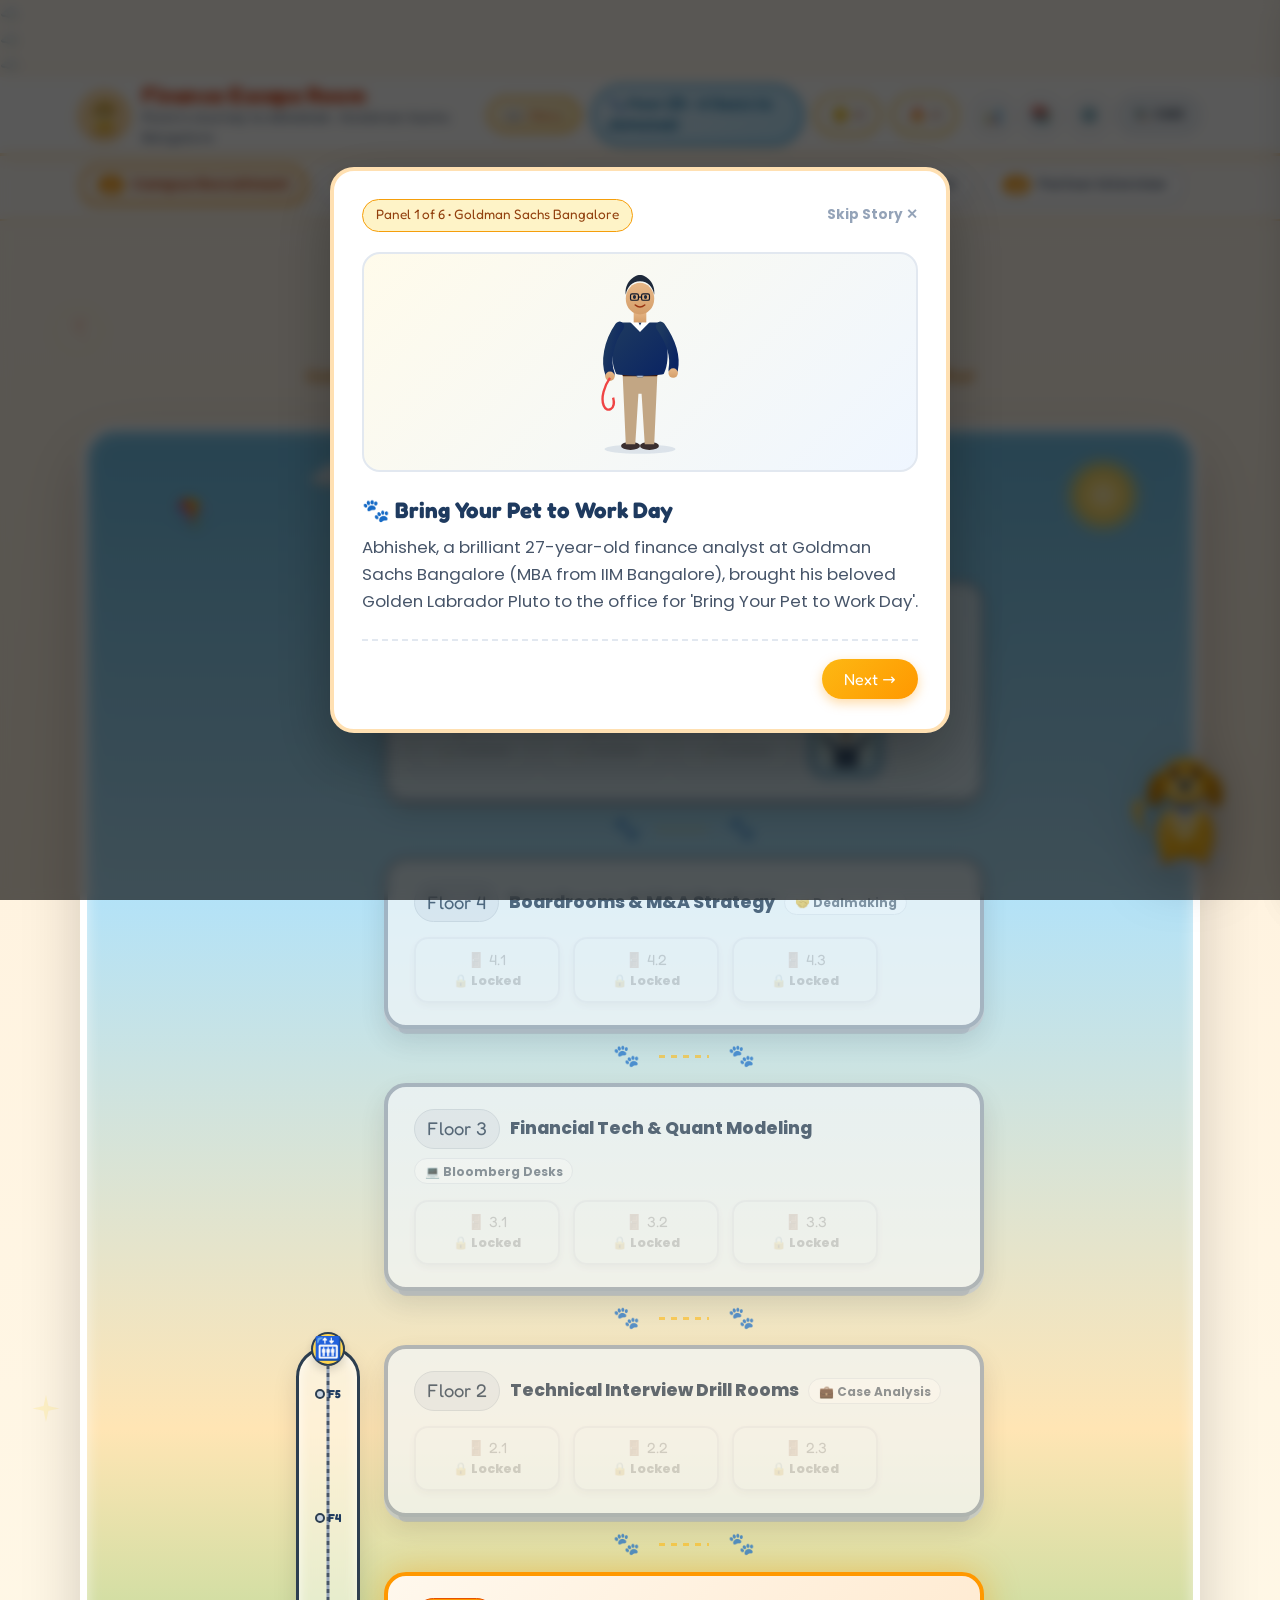
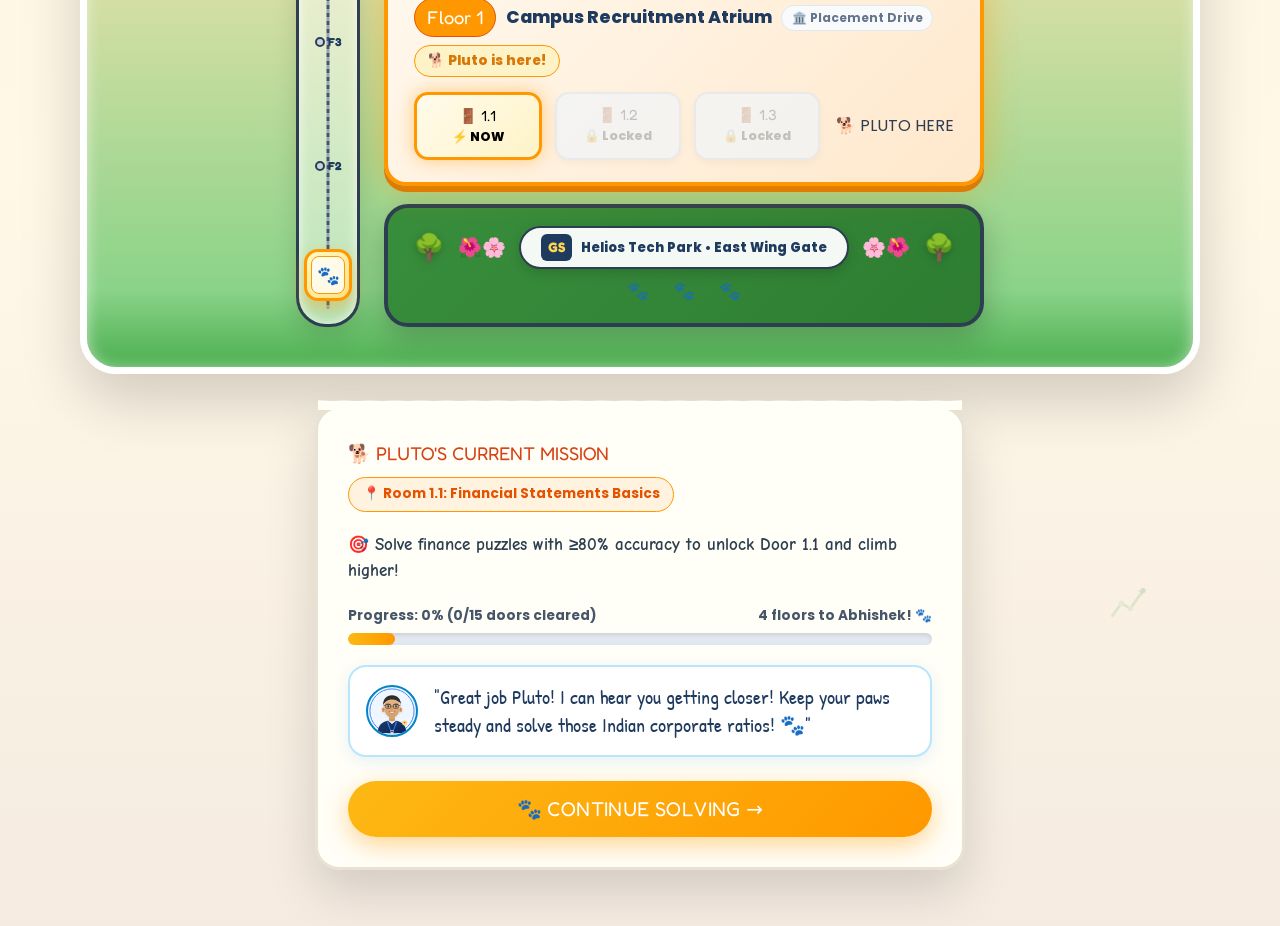
<file: index.html>
<!DOCTYPE html>
<html lang="en">
<head>
  <meta charset="UTF-8">
  <meta name="viewport" content="width=device-width, initial-scale=1.0">
  <title>Finance Escape Room</title>
  <meta name="description" content="Interactive finance learning game where Pluto the Labrador solves Indian corporate finance puzzles to reunite with Abhishek on Floor 5 of Goldman Sachs Bangalore.">
  <meta property="og:title" content="Finance Escape Room">
  <meta property="og:description" content="Interactive finance learning game where Pluto the Labrador solves Indian corporate finance puzzles to reunite with Abhishek on Floor 5 of Goldman Sachs Bangalore.">
  <meta property="og:type" content="website">

  <!-- Google Fonts: Fredoka One, Poppins, Comic Neue, Patrick Hand, Caveat -->
  <link rel="preconnect" href="https://fonts.googleapis.com">
  <link rel="preconnect" href="https://fonts.gstatic.com" crossorigin>
  <link href="https://fonts.googleapis.com/css2?family=Caveat:wght@600;700&family=Comic+Neue:ital,wght@0,400;0,700;1,400&family=Fredoka+One&family=Fredoka:wght@400;500;600;700&family=Patrick+Hand&family=Poppins:ital,wght@0,400;0,500;0,600;0,700;0,800;1,400&display=swap" rel="stylesheet">

  <link rel="stylesheet" href="/style.css">
</head>
<body>

  <!-- ==================== FLOATING BACKGROUND DOODLES ==================== -->
  <div class="floating-doodles-layer" aria-hidden="true">
    <!-- Drifting Sky Clouds -->
    <div class="sky-cloud cloud-drift-1">☁️</div>
    <div class="sky-cloud cloud-drift-2">☁️</div>
    <div class="sky-cloud cloud-drift-3">☁️</div>

    <!-- Rupee Doodle -->
    <svg class="floating-doodle doodle-1 rupee-doodle" viewBox="0 0 50 50">
      <circle cx="25" cy="25" r="22" fill="none" stroke="#FFD700" stroke-width="2.5" stroke-dasharray="5,5"/>
      <text x="25" y="34" font-size="26" text-anchor="middle" fill="#FF6B35" font-family="'Fredoka One', sans-serif" font-weight="bold">₹</text>
    </svg>

    <!-- Paw Print Doodle -->
    <svg class="floating-doodle doodle-2 paw-doodle" viewBox="0 0 50 50">
      <ellipse cx="25" cy="30" rx="8" ry="10" fill="#FDB813" opacity="0.7"/>
      <circle cx="18" cy="20" r="4" fill="#FDB813" opacity="0.7"/>
      <circle cx="25" cy="17" r="4" fill="#FDB813" opacity="0.7"/>
      <circle cx="32" cy="20" r="4" fill="#FDB813" opacity="0.7"/>
      <circle cx="28" cy="14" r="3" fill="#FDB813" opacity="0.7"/>
    </svg>

    <!-- Dog Bone Doodle -->
    <svg class="floating-doodle doodle-3 bone-doodle" viewBox="0 0 60 30">
      <rect x="20" y="12" width="20" height="6" rx="3" fill="#FFF9E6" stroke="#D4A017" stroke-width="2"/>
      <circle cx="12" cy="15" r="7" fill="#FFF9E6" stroke="#D4A017" stroke-width="2"/>
      <circle cx="48" cy="15" r="7" fill="#FFF9E6" stroke="#D4A017" stroke-width="2"/>
    </svg>

    <!-- Financial Chart Doodle -->
    <svg class="floating-doodle doodle-4 chart-doodle" viewBox="0 0 50 50">
      <polyline points="6,42 16,28 26,34 40,14" fill="none" stroke="#4CAF50" stroke-width="3" stroke-linecap="round"/>
      <polygon points="40,14 34,14 40,20" fill="#4CAF50"/>
      <circle cx="16" cy="28" r="3" fill="#81C784"/>
      <circle cx="26" cy="34" r="3" fill="#81C784"/>
      <circle cx="40" cy="14" r="3" fill="#2E7D32"/>
    </svg>

    <!-- Sparkles Doodle -->
    <svg class="floating-doodle doodle-5 sparkles-doodle" viewBox="0 0 50 50">
      <path d="M 25 6 L 28 20 L 42 23 L 28 26 L 25 40 L 22 26 L 8 23 L 22 20 Z" fill="#FFD700" opacity="0.8"/>
    </svg>
  </div>

  <!-- ==================== GAME HEADER ==================== -->
  <header class="game-header" id="mainHeader">
    <div class="container">
      <div class="header-inner">
        <!-- Brand Title with Pluto & Abhishek -->
        <div class="brand-section">
          <div class="brand-logo-icon" aria-hidden="true">
            <img src="/assets/pluto/pluto-sitting.svg" alt="Pluto" class="header-pluto-mini" style="width: 44px; height: 44px; object-fit: contain;">
          </div>
          <div>
            <h1 class="brand-title">Finance Escape Room</h1>
            <p class="brand-subtitle">Pluto's Journey to Abhishek • Goldman Sachs Bangalore</p>
          </div>
        </div>

        <!-- Distance Tracker to Abhishek & Score Status -->
        <div class="header-status-group">
          <!-- Story Cutscene Launcher -->
          <button class="btn-story-nav" id="btnOpenStoryModal" title="Read the story of Pluto & Abhishek">
            <span>📖</span>
            <span>Story</span>
          </button>

          <!-- Elevation Distance Indicator -->
          <div class="header-distance-pill" id="headerDistanceToAbhishek" title="Pluto's Elevation toward Abhishek">
            🐾 <strong>Floor 1/5</strong> • 4 floors to Abhishek!
          </div>

          <div class="score-badge" id="headerScoreBadge" title="Total Career Points for Treats">
            <span>🪙</span>
            <span id="headerTotalScore">0</span>
          </div>
          <div class="streak-counter" id="headerStreakBadge" title="Consecutive Correct Answers">
            <span>🔥</span>
            <span id="headerStreakCount">0</span>
          </div>
        </div>

        <!-- Action Tools -->
        <div class="header-actions">
          <button class="btn-icon-nav" id="btnOpenStats" title="View Performance Statistics" aria-label="Statistics">
            📊
          </button>
          <button class="btn-icon-nav" id="btnOpenVault" title="Open Review Vault" aria-label="Review Vault">
            📚
          </button>
          <button class="btn-icon-nav" id="btnOpenSettings" title="AI & Game Settings" aria-label="Settings">
            ⚙️
          </button>
          <a href="/admin.html" class="btn-cms-nav" id="btnGoToAdmin" title="Content Management System">
            <span>🛠️</span>
            <span>CMS</span>
          </a>
        </div>
      </div>
    </div>
  </header>

  <!-- ==================== 5-LEVEL PROGRESSION TABS ==================== -->
  <nav class="level-tabs-bar" aria-label="Level Progression Navigation">
    <div class="container">
      <div class="level-tabs-scroll" id="levelTabsContainer">
        <!-- Populated dynamically by game.js -->
      </div>
    </div>
  </nav>

  <!-- ==================== MAIN GAMEPLAY CONTAINER ==================== -->
  <main class="main-game-layout">
    <div class="container">

      <!-- ==================== 1. ILLUSTRATED BUILDING MAP SCREEN ==================== -->
      <section class="building-map-section" id="buildingMapSection">
        <div class="building-map-header">
          <div class="map-badge-pill">🏢 ISOMETRIC CAMPUS TOWER</div>
          <h2 class="building-map-title">PLUTO'S JOURNEY TO ABHISHEK</h2>
          <p class="building-map-subtitle">Goldman Sachs Bangalore • Helios Business Park • Unlock 5 Floors to the Partner's Office!</p>
        </div>

        <!-- Modern 5-Story Building Map with Isometric Architectural Perspective -->
        <div class="building-map">
          <!-- Ambient Sky Elements -->
          <div class="isometric-sky-elements" aria-hidden="true">
            <div class="sky-sun-glow"></div>
            <div class="floating-kite">🪁</div>
            <div class="bengaluru-clouds">☁️ ☁️</div>
          </div>

          <!-- Building Exterior Wrapper (Tower + External Glass Elevator Column) -->
          <div class="isometric-campus-wrapper">
            <!-- External Glass Elevator & Paw Track Shaft -->
            <aside class="tower-elevator-shaft" aria-label="Pluto's Elevation Shaft">
              <div class="elevator-spire-cap">🛗</div>
              <div class="elevator-cable"></div>
              
              <!-- Floor Indicators on Shaft -->
              <div class="elevator-stop stop-5" data-floor="5"><span class="stop-dot"></span><span class="stop-lbl">F5</span></div>
              <div class="elevator-stop stop-4" data-floor="4"><span class="stop-dot"></span><span class="stop-lbl">F4</span></div>
              <div class="elevator-stop stop-3" data-floor="3"><span class="stop-dot"></span><span class="stop-lbl">F3</span></div>
              <div class="elevator-stop stop-2" data-floor="2"><span class="stop-dot"></span><span class="stop-lbl">F2</span></div>
              <div class="elevator-stop stop-1" data-floor="1"><span class="stop-dot"></span><span class="stop-lbl">F1</span></div>

              <!-- Animated Elevator Car following Pluto -->
              <div class="elevator-car" id="elevatorCar" style="bottom: 12%;">
                <div class="car-glass">
                  <span class="car-paw">🐾</span>
                </div>
              </div>
            </aside>

            <!-- Main Building Isometric Tower -->
            <div class="building-tower" id="buildingTower">
              <!-- Roof Crest, Helipad & Spire -->
              <div class="building-roof">
                <div class="antenna-spire"></div>
                <div class="helipad-circle" title="Goldman Sachs Tower Helipad">
                  <span class="helipad-letter">H</span>
                </div>
                <div class="roof-crest">
                  <span class="crest-icon">🏢</span>
                  <span class="crest-text">GOLDMAN SACHS BANGALORE</span>
                  <span class="crest-flag">🇮🇳</span>
                </div>
              </div>

              <!-- Floor 5: Partner's Executive Office (Abhishek's Destination) -->
              <div class="floor floor-5 locked" data-floor="5" id="towerFloor5">
                <div class="floor-3d-edge" aria-hidden="true"></div>
                <div class="floor-header-row">
                  <div class="floor-title-badge">
                    <span class="floor-num">Floor 5</span>
                    <span class="floor-name">Partner's Executive Suite</span>
                    <span class="floor-theme-tag">🏆 Destination</span>
                  </div>
                  <div class="abhishek-callout" id="abhishekFloorCallout">
                    <span class="sparkle">✨</span>
                    <span class="abhishek-label">Abhishek is here! 🍗</span>
                    <span class="sparkle">✨</span>
                  </div>
                </div>
                <div class="floor-interior">
                  <div class="floor-doors" id="floorDoors5">
                    <!-- Rooms 5.1, 5.2, 5.3 rendered by game.js -->
                  </div>
                  <!-- Floor Character Avatar Slot (Abhishek waving or Pluto joining) -->
                  <div class="floor-occupant-zone">
                    <div class="abhishek-window-wrapper" title="Abhishek waving to Pluto from Floor 5!">
                      <img src="/assets/abhishek/abhishek-happy.svg" alt="Abhishek waving to Pluto from Floor 5!" class="abhishek-window">
                    </div>
                    <div class="floor-pluto-slot" id="plutoFloorSlot5"></div>
                  </div>
                </div>
              </div>

              <!-- Paw Trail Connector -->
              <div class="tower-connector">
                <span class="paw-connector">🐾</span>
                <span class="connector-line"></span>
                <span class="paw-connector">🐾</span>
              </div>

              <!-- Floor 4: Executive Boardrooms & M&A Strategy -->
              <div class="floor floor-4 locked" data-floor="4" id="towerFloor4">
                <div class="floor-3d-edge" aria-hidden="true"></div>
                <div class="floor-header-row">
                  <div class="floor-title-badge">
                    <span class="floor-num">Floor 4</span>
                    <span class="floor-name">Boardrooms &amp; M&amp;A Strategy</span>
                    <span class="floor-theme-tag">🤝 Dealmaking</span>
                  </div>
                </div>
                <div class="floor-interior">
                  <div class="floor-doors" id="floorDoors4">
                    <!-- Rooms 4.1, 4.2, 4.3 -->
                  </div>
                  <div class="floor-occupant-zone">
                    <div class="floor-pluto-slot" id="plutoFloorSlot4"></div>
                  </div>
                </div>
              </div>

              <div class="tower-connector">
                <span class="paw-connector">🐾</span>
                <span class="connector-line"></span>
                <span class="paw-connector">🐾</span>
              </div>

              <!-- Floor 3: FinTech & Quantitative Modeling Lab -->
              <div class="floor floor-3 locked" data-floor="3" id="towerFloor3">
                <div class="floor-3d-edge" aria-hidden="true"></div>
                <div class="floor-header-row">
                  <div class="floor-title-badge">
                    <span class="floor-num">Floor 3</span>
                    <span class="floor-name">Financial Tech &amp; Quant Modeling</span>
                    <span class="floor-theme-tag">💻 Bloomberg Desks</span>
                  </div>
                </div>
                <div class="floor-interior">
                  <div class="floor-doors" id="floorDoors3">
                    <!-- Rooms 3.1, 3.2, 3.3 -->
                  </div>
                  <div class="floor-occupant-zone">
                    <div class="floor-pluto-slot" id="plutoFloorSlot3"></div>
                  </div>
                </div>
              </div>

              <div class="tower-connector">
                <span class="paw-connector">🐾</span>
                <span class="connector-line"></span>
                <span class="paw-connector">🐾</span>
              </div>

              <!-- Floor 2: Technical Interview Drill & Cubicles -->
              <div class="floor floor-2 locked" data-floor="2" id="towerFloor2">
                <div class="floor-3d-edge" aria-hidden="true"></div>
                <div class="floor-header-row">
                  <div class="floor-title-badge">
                    <span class="floor-num">Floor 2</span>
                    <span class="floor-name">Technical Interview Drill Rooms</span>
                    <span class="floor-theme-tag">💼 Case Analysis</span>
                  </div>
                </div>
                <div class="floor-interior">
                  <div class="floor-doors" id="floorDoors2">
                    <!-- Rooms 2.1, 2.2, 2.3 -->
                  </div>
                  <div class="floor-occupant-zone">
                    <div class="floor-pluto-slot" id="plutoFloorSlot2"></div>
                  </div>
                </div>
              </div>

              <div class="tower-connector">
                <span class="paw-connector">🐾</span>
                <span class="connector-line"></span>
                <span class="paw-connector">🐾</span>
              </div>

              <!-- Floor 1: Campus Recruitment Ground & Reception Atrium -->
              <div class="floor floor-1 active" data-floor="1" id="towerFloor1">
                <div class="floor-3d-edge" aria-hidden="true"></div>
                <div class="floor-header-row">
                  <div class="floor-title-badge">
                    <span class="floor-num">Floor 1</span>
                    <span class="floor-name">Campus Recruitment Atrium</span>
                    <span class="floor-theme-tag">🏛️ Placement Drive</span>
                  </div>
                  <div class="pluto-tag-badge" id="floor1PlutoTag">
                    <span>🐕 Pluto is here!</span>
                  </div>
                </div>
                <div class="floor-interior">
                  <div class="floor-doors" id="floorDoors1">
                    <!-- Rooms 1.1, 1.2, 1.3 -->
                  </div>
                  <div class="floor-occupant-zone">
                    <div class="floor-pluto-slot" id="plutoFloorSlot1">
                      <!-- Pluto starts here on Floor 1 -->
                      <div class="floor-pluto-avatar" title="Pluto is exploring Floor 1">
                        <img src="/assets/pluto/pluto-sitting.svg" alt="Pluto on Floor 1" class="pluto-character-mini">
                      </div>
                    </div>
                  </div>
                </div>
              </div>

              <!-- Ground Level Lawn, Trees & Bengaluru Campus Plaque -->
              <div class="ground-level">
                <div class="lawn-foliage">
                  <span class="bush" title="Lush Cubbon Park Trees">🌳</span>
                  <span class="flower-cluster">🌺🌸</span>
                  <div class="campus-monolith-sign" title="Goldman Sachs Bengaluru Atrium Entrance">
                    <span class="monolith-logo">GS</span>
                    <span class="monolith-text">Helios Tech Park • East Wing Gate</span>
                  </div>
                  <span class="flower-cluster">🌸🌺</span>
                  <span class="bush">🌳</span>
                </div>
                <div class="cobblestone-pavement">
                  <span class="paw-stone">🐾</span>
                  <span class="paw-stone">🐾</span>
                  <span class="paw-stone">🐾</span>
                </div>
              </div>
            </div>
          </div>
        </div>

        <!-- Floating Mission Card Overlay - Bottom of Screen -->
        <div class="mission-card-overlay" id="plutoMissionCard">
          <div class="mission-card">
            <!-- Torn paper jagged edge -->
            <div class="mission-torn-edge"></div>
            
            <div class="mission-header">
              <div class="mission-badge">🐕 PLUTO'S CURRENT MISSION</div>
              <div class="mission-room-badge" id="missionRoomBadge">📍 Room 1.1: Balance Sheet Detective</div>
            </div>

            <div class="mission-body">
              <p class="mission-target" id="missionTargetText">
                🎯 Solve finance puzzles with <strong>≥80% accuracy</strong> to unlock the next floor!
              </p>
              
              <div class="mission-progress-bar">
                <div class="mission-progress-label">
                  <span id="missionProgressText">Progress: 0% (0/5 doors cleared)</span>
                  <span id="missionFloorsLeft">4 floors to Abhishek! 🐾</span>
                </div>
                <div class="mission-progress-track">
                  <div class="mission-progress-fill" id="missionProgressFill" style="width: 10%;"></div>
                </div>
              </div>

              <!-- Message Bubble with Abhishek's Portrait -->
              <div class="abhishek-mission-bubble">
                <div class="abhishek-mini-avatar">
                  <img src="/assets/abhishek/abhishek-portrait.svg" alt="Abhishek" style="width: 100%; height: 100%; object-fit: cover;">
                </div>
                <div class="abhishek-bubble-text" id="missionAbhishekQuote">
                  "Great job Pluto! I can hear you getting closer! Keep your paws steady and solve those Indian corporate ratios! 🐾"
                </div>
              </div>
            </div>

            <div class="mission-footer">
              <button class="btn-continue-solving" id="btnContinueMission">
                🐾 CONTINUE SOLVING →
              </button>
            </div>
          </div>
        </div>
      </section>

      <!-- Horizontal Room Fallback Container (managed by game.js) -->
      <section class="room-map-grid hidden" id="roomMapContainer" aria-label="Room Map Grid">
        <!-- 3 Connected Room Cards -->
      </section>

      <!-- ==================== 2. ILLUSTRATED SECURITY PUZZLE DOOR SCREEN ==================== -->
      <section class="question-screen hidden" id="roomPlayArena" aria-live="polite">
        <!-- Office background illustration -->
        <div class="office-background"></div>

        <!-- Main Illustrated Security Vault Door -->
        <div class="puzzle-door">
          <!-- Heavy Vault Door Hinges on the Left -->
          <div class="door-hinge door-hinge-top" aria-hidden="true"></div>
          <div class="door-hinge door-hinge-bottom" aria-hidden="true"></div>

          <!-- Door Rivets along Arch -->
          <div class="door-rivets-arch" aria-hidden="true">
            <span class="door-rivet"></span>
            <span class="door-rivet"></span>
            <span class="door-rivet"></span>
            <span class="door-rivet"></span>
            <span class="door-rivet"></span>
            <span class="door-rivet"></span>
            <span class="door-rivet"></span>
          </div>

          <div class="door-brass-arch">
            <div class="security-puzzle-tag">🔐 SECURITY VAULT PUZZLE</div>
            <div class="door-room-title" id="doorRoomTitle">Door 1.1 • Reliance Industries</div>
          </div>

          <!-- Question Card Inside Door (Parchment Case Brief pinned with Clipboard Clip) -->
          <div class="question-card">
            <!-- Brass Clipboard Clip on Top -->
            <div class="clipboard-brass-clip" aria-hidden="true">
              <div class="clip-bracket"></div>
              <div class="clip-spring"></div>
            </div>

            <!-- Indian Placement Official Case Seal -->
            <div class="official-case-stamp" aria-hidden="true">
              <span class="stamp-city">DALAL STREET</span>
              <span class="stamp-title">OFFICIAL CASE</span>
            </div>

            <div class="question-progress">
              <div class="question-progress-dots" id="questionProgressDots"></div>
              <div class="question-counter" id="currentQuestionNumberLabel">Question 1 of 5</div>
            </div>

            <div class="question-meta-bar">
              <span class="type-badge" id="questionTypeBadge">Balance Sheet • EASY</span>
              <button class="btn-flag-q" id="btnFlagQuestion" title="Bookmark for Review Vault">
                🏳️ Flag
              </button>
            </div>

            <h3 class="active-question-text" id="activeQuestionText">
              Loading puzzle...
            </h3>

            <!-- Dynamic Hint Box (Abhishek's Sticky Note) -->
            <div id="questionHintBox" class="hidden"></div>
          </div>

          <!-- Vault Door Lock Mechanism Plate (Dial + Keyway + Security LED) -->
          <div class="door-lock-mechanism">
            <!-- Heavy Brass Combination Dial -->
            <div class="door-combination-dial" id="doorCombinationDial" title="Combination Tumbler Dial">
              <div class="dial-outer-ring">
                <div class="dial-marks"></div>
                <div class="dial-inner-knob">
                  <span class="dial-pointer">▲</span>
                </div>
              </div>
            </div>

            <!-- Keyhole Plate -->
            <div class="door-keyhole-plate" title="Master Override Keyway">
              <div class="door-keyhole"></div>
            </div>

            <!-- Security LED Indicator -->
            <div class="security-status-indicator" id="securityStatusIndicator" title="Door Lock Status">
              <span class="status-led-bulb" id="statusLedBulb"></span>
              <span class="status-led-label" id="statusLedLabel">LOCKED</span>
            </div>
          </div>
        </div>

        <!-- Answer Options as Colorful 2x2 Grid -->
        <div class="options-grid" id="questionOptionsGrid" role="radiogroup">
          <!-- Populated dynamically by game.js -->
        </div>

        <!-- Pluto's Speech Bubble Above Action Buttons -->
        <div class="pluto-speech" id="puzzlePlutoSpeech">
          <div class="pluto-speech-text" id="puzzlePlutoSpeechText">
            "Look closely at the Indian corporate metrics! Abhishek taught us this formula!"
          </div>
        </div>

        <!-- Action Buttons -->
        <div class="action-buttons">
          <button class="btn-hint" id="btnRequestHint">
            💡 Hint (-5 pts)
          </button>
          <button class="btn-fifty-fifty" id="btnFiftyFifty">
            🎲 50/50 Lifeline
          </button>
          <button class="btn-submit" id="btnSubmitAnswer" disabled>
            ✓ UNLOCK DOOR →
          </button>
        </div>
      </section>

    </div>
  </main>

  <!-- ==================== PLUTO COMPANION CHARACTER (ALWAYS VISIBLE) ==================== -->
  <div class="pluto-character-container" id="plutoCharacter" title="Pluto the Golden Labrador (Click to Pet!)">
    <!-- Dynamic Speech Bubble -->
    <div class="pluto-speech-bubble hidden" id="plutoSpeechBubble">
      <div class="pluto-speech-arrow"></div>
      <p class="pluto-speech-text" id="plutoSpeechText">
        Woof! Abhishek taught me this during our study sessions! 🐾
      </p>
    </div>

    <!-- Pluto Animated Character Sprite (Expressive States) -->
    <div class="pluto-sprite-container">
      <img src="/assets/pluto/pluto-sitting.svg" alt="Pluto the Golden Labrador" id="plutoSpriteImg" class="pluto-sprite-img">
    </div>
  </div>

  <!-- ==================== 3. ABHISHEK'S HANDWRITTEN POLAROID MESSAGE MODAL ==================== -->
  <div class="message-card-overlay hidden" id="abhishekMessageModal" role="dialog" aria-modal="true">
    <div class="message-card">
      <!-- Torn paper jagged edge -->
      <div class="paper-tear"></div>

      <!-- Polaroid-style header -->
      <div class="message-header">
        <div class="abhishek-photo">
          <img src="/assets/abhishek/abhishek-portrait.svg" alt="Abhishek" class="abhishek-portrait-img" style="width: 100%; height: 100%; border-radius: 10px; object-fit: cover;">
        </div>
        <div class="message-meta">
          <h3 class="message-from">Message from Abhishek</h3>
          <p class="message-time" id="abhishekMsgTime">📱 Just now • <span id="abhishekMsgFloorBadge">Floor 1 • Campus Area</span></p>
        </div>
        <button class="polaroid-voice-btn" id="btnToggleVoiceMessage" title="Toggle audio read-aloud">
          🔊 Read Voice
        </button>
      </div>

      <!-- Handwritten Message Body -->
      <div class="message-body">
        <div class="flex items-center justify-between mb-2">
          <h4 class="font-bold text-amber-900" id="abhishekMsgRoomTitle" style="font-family: var(--font-display); margin: 0;">Security Door 1.1 Unlocked!</h4>
          <span class="polaroid-encouragement-badge" id="abhishekMsgEncouragement">Keep going, Pluto!</span>
        </div>
        <p class="message-text handwriting" id="abhishekMsgBody">
          Good boy, Pluto! You cracked the ratios! Remember when we practiced these during our Sunday walks around Cubbon Park? You're making amazing progress! Keep those paws moving, champ! 🐾
        </p>
      </div>

      <!-- Doodles in Margins -->
      <div class="message-doodles" aria-hidden="true">
        <svg class="doodle-heart-paw" viewBox="0 0 50 50">
          <path d="M 25 15 Q 18 5 10 15 Q 5 25 25 40 Q 45 25 40 15 Q 32 5 25 15" fill="#FF6B9D" opacity="0.7"/>
          <ellipse cx="25" cy="24" rx="4" ry="5" fill="#FFF"/>
          <circle cx="20" cy="18" r="2" fill="#FFF"/>
          <circle cx="30" cy="18" r="2" fill="#FFF"/>
        </svg>
        <svg class="doodle-rupee-bone" viewBox="0 0 60 30">
          <rect x="20" y="12" width="20" height="6" rx="2" fill="#FFF" stroke="#FF9800" stroke-width="1.5"/>
          <circle cx="14" cy="15" r="6" fill="#FFF" stroke="#FF9800" stroke-width="1.5"/>
          <circle cx="46" cy="15" r="6" fill="#FFF" stroke="#FF9800" stroke-width="1.5"/>
          <text x="30" y="17" font-size="9" text-anchor="middle" fill="#FF9800" font-weight="bold">₹</text>
        </svg>
        <svg class="doodle-sparkles" viewBox="0 0 50 50">
          <path d="M 25 5 L 28 20 L 43 23 L 28 26 L 25 41 L 22 26 L 7 23 L 22 20 Z" fill="#FFD700"/>
        </svg>
      </div>

      <!-- Signature -->
      <div class="message-signature">
        <p class="signature-text" id="abhishekMsgSig">- Abhishek ❤️🐾</p>
        <div class="signature-underline"></div>
      </div>

      <!-- Continue Button -->
      <button class="btn-continue" id="btnContinueFromAbhishek">
        🐾 Keep Going! →
      </button>
    </div>
  </div>

  <!-- ==================== STORY CUTSCENE MODAL (OPENING SEQUENCE) ==================== -->
  <div class="modal-overlay hidden" id="storyCutsceneModal" role="dialog" aria-modal="true">
    <div class="modal-dialog cutscene-dialog" style="max-width: 620px;">
      <div class="cutscene-card">
        <div class="cutscene-header">
          <span class="cutscene-badge" id="storyCutsceneBadge">Panel 1 of 6 • Goldman Sachs Bangalore</span>
          <button class="cutscene-skip-btn" id="btnStorySkip">Skip Story ✕</button>
        </div>

        <div class="cutscene-image-wrapper">
          <img src="/assets/abhishek/abhishek-standing.svg" alt="Cutscene Illustration" id="storyCutsceneImg" class="cutscene-img">
        </div>

        <div class="cutscene-content">
          <h3 class="cutscene-title" id="storyCutsceneTitle">Bring Your Pet to Work Day</h3>
          <p class="cutscene-text" id="storyCutsceneText">
            Abhishek, a finance analyst at Goldman Sachs Bangalore, brought his beloved Golden Labrador Pluto to the office for 'Bring Your Pet to Work Day'...
          </p>
        </div>

        <div class="cutscene-footer">
          <div class="cutscene-dots" id="storyCutsceneDots"></div>
          <div class="cutscene-actions">
            <button class="btn-outline px-4 py-2" id="btnStoryPrev">← Previous</button>
            <button class="btn-primary px-5 py-2" id="btnStoryNext">Next →</button>
          </div>
        </div>
      </div>
    </div>
  </div>

  <!-- ==================== GRAND REUNION MODAL (ROOM 5.3 COMPLETION) ==================== -->
  <div class="modal-overlay hidden" id="grandReunionModal" role="dialog" aria-modal="true">
    <div class="modal-dialog reunion-dialog" style="max-width: 650px;">
      <div class="reunion-card">
        <div class="reunion-header-banner">
          <div class="text-4xl mb-1">🎉 ❤️ 🐕 👨‍💼 🎉</div>
          <h2 class="text-2xl font-black text-amber-900" id="reunionSceneTitle">The Warmest Embrace</h2>
          <span class="reunion-badge" id="reunionSceneBadge">Floor 5 • Partner's Office</span>
        </div>

        <div class="reunion-media-box">
          <img src="/assets/abhishek/abhishek-reunion.svg" alt="Abhishek and Pluto Reunited" id="reunionSceneImg" class="reunion-img">
        </div>

        <div class="reunion-body">
          <p class="reunion-text" id="reunionSceneText">
            Abhishek catches Pluto mid-air in a tight, warm hug. Pluto licks Abhishek's cheek with pure joy!
          </p>
        </div>

        <div class="reunion-footer">
          <button class="btn-primary px-6 py-2.5" id="btnReunionNext">Next Scene →</button>
          <button class="btn-primary px-6 py-2.5 bg-green-600 hover:bg-green-700 hidden" id="btnReunionClose">
            Celebrate &amp; View Summary 🏆
          </button>
        </div>
      </div>
    </div>
  </div>

  <!-- ==================== SUCCESS MODAL (CORRECT ANSWER) ==================== -->
  <div class="modal-overlay hidden" id="successModal" role="dialog" aria-modal="true">
    <div class="modal-dialog" style="max-width: 460px; text-align: center;">
      <div class="modal-header-banner banner-success">
        <div style="font-size: 2.5rem; margin-bottom: 0.5rem;">🐾 ✅</div>
        <h3 style="font-size: 1.4rem; font-weight: 800;">Pluto Cracks the Puzzle!</h3>
        <p style="font-size: 0.9rem; opacity: 0.9;" id="successStreakBonusLabel">Tail wagging at maximum speed!</p>
      </div>
      <div class="modal-body-content">
        <div style="font-size: 1.8rem; font-weight: 800; color: var(--success); margin: 0.75rem 0;" id="successPointsEarnedLabel">
          +100 Points
        </div>
        <p class="text-secondary" style="font-size: 0.88rem;">
          One step closer to Abhishek on Floor 5! Keep up the momentum to unlock this floor's door.
        </p>
      </div>
      <div class="modal-footer-actions" style="justify-content: center;">
        <button class="btn-primary" id="btnSuccessContinue" style="width: 100%;">
          Continue to Next Question →
        </button>
      </div>
    </div>
  </div>

  <!-- ==================== EXPLANATION MODAL (WRONG ANSWER) ==================== -->
  <div class="modal-overlay hidden" id="explanationModal" role="dialog" aria-modal="true">
    <div class="modal-dialog">
      <div class="modal-header-banner banner-wrong">
        <div style="display: flex; align-items: center; justify-content: space-between;">
          <div style="display: flex; align-items: center; gap: 0.75rem;">
            <span style="font-size: 1.8rem;">🐕💭</span>
            <div>
              <h3 style="font-size: 1.25rem; font-weight: 800;">Learning from Every Attempt!</h3>
              <p style="font-size: 0.82rem; opacity: 0.9;">Pluto saved this to the Review Vault to master before interview rounds.</p>
            </div>
          </div>
        </div>
      </div>

      <div class="modal-body-content">
        <!-- Your Answer -->
        <div class="explanation-section section-your-answer" id="modalWrongYourAnswerText">
          ❌ You selected: ...
        </div>

        <!-- Correct Answer -->
        <div class="explanation-section section-correct-answer" id="modalWrongCorrectAnswerText">
          ✓ Correct Answer: ...
        </div>

        <!-- Pedagogical Explanation -->
        <div class="explanation-section section-core-expl">
          <h4 style="font-size: 0.85rem; font-weight: 800; color: var(--navy-primary); margin-bottom: 0.4rem;">
            💡 WHAT ABHISHEK TAUGHT PLUTO
          </h4>
          <div id="modalWrongStaticExplanation" style="font-size: 0.92rem; line-height: 1.5;"></div>
          <!-- AI Personalized Feedback Insertion -->
          <div id="modalWrongAiExplanation"></div>
        </div>

        <!-- Real Indian Corporate Example -->
        <div class="explanation-section section-example">
          <h4 style="font-size: 0.82rem; font-weight: 800; color: var(--gold-dark); margin-bottom: 0.35rem;">
            📊 REAL INDIAN CORPORATE BENCHMARK
          </h4>
          <div id="modalWrongExampleText"></div>
        </div>

        <!-- Dalal Street Interview Tip -->
        <div class="explanation-section section-tip">
          <h4 style="font-size: 0.82rem; font-weight: 800; color: #0284C7; margin-bottom: 0.35rem;">
            🎯 DALAL STREET INTERVIEW TIP
          </h4>
          <div id="modalWrongTipText" style="font-size: 0.9rem;"></div>
        </div>
      </div>

      <div class="modal-footer-actions">
        <button class="btn-outline" id="btnTrySimilarQuestion" title="AI generates a similar question to solidify this concept">
          ⚡ Try Similar Question
        </button>
        <button class="btn-primary" id="btnExplanationNext">
          Next Question →
        </button>
      </div>
    </div>
  </div>

  <!-- ==================== ROOM COMPLETE MODAL ==================== -->
  <div class="modal-overlay hidden" id="roomCompleteModal" role="dialog" aria-modal="true">
    <div class="modal-dialog" style="max-width: 520px; text-align: center;">
      <div class="modal-header-banner banner-success">
        <div style="font-size: 3rem;">⭐ 🐾 ⭐</div>
        <h3 style="font-size: 1.5rem; font-weight: 800; margin-top: 0.5rem;" id="roomCompleteTitle">ROOM ESCAPED!</h3>
        <p style="font-size: 0.88rem; opacity: 0.95;">Pluto cleared the security protocol!</p>
      </div>
      <div class="modal-body-content">
        <div id="roomCompleteStats"></div>
        <p class="text-secondary" style="font-size: 0.88rem; margin-top: 1rem;">
          The next door is unlocked! Abhishek's collar jingles and encouraging messages guide Pluto higher.
        </p>
      </div>
      <div class="modal-footer-actions" style="justify-content: space-between;">
        <button class="btn-outline" id="btnRoomCompleteReview">
          Review Mistakes
        </button>
        <button class="btn-primary" id="btnRoomCompleteNext">
          Next Room →
        </button>
      </div>
    </div>
  </div>

  <!-- ==================== ROOM FAIL MODAL ==================== -->
  <div class="modal-overlay hidden" id="roomFailModal" role="dialog" aria-modal="true">
    <div class="modal-dialog" style="max-width: 500px; text-align: center;">
      <div class="modal-header-banner" style="background: linear-gradient(135deg, #F59E0B, #B45309);">
        <div style="font-size: 2.5rem;">🐕🐾</div>
        <h3 style="font-size: 1.35rem; font-weight: 800;" id="roomFailTitle">Don't Give Up! Abhishek Believes in You</h3>
        <p style="font-size: 0.85rem; opacity: 0.95;">Passing requirement: 80% accuracy</p>
      </div>
      <div class="modal-body-content">
        <div id="roomFailStats"></div>
        <p class="text-secondary" style="font-size: 0.85rem;">
          Take a deep breath! Review your missed questions in the Review Vault or retry the room with fresh numbers. Abhishek is waiting on Floor 5!
        </p>
      </div>
      <div class="modal-footer-actions" style="justify-content: space-between;">
        <button class="btn-outline" id="btnRoomFailVault">
          Open Review Vault
        </button>
        <button class="btn-primary" id="btnRoomFailRetry">
          Try Again ↺
        </button>
      </div>
    </div>
  </div>

  <!-- ==================== SETTINGS MODAL ==================== -->
  <div class="modal-overlay hidden" id="settingsModal" role="dialog" aria-modal="true">
    <div class="modal-dialog" style="max-width: 500px;">
      <div class="modal-header-banner banner-navy">
        <div style="display: flex; justify-content: space-between; align-items: center;">
          <h3 style="font-size: 1.25rem; font-weight: 800;">⚙️ Game &amp; AI Settings</h3>
          <button class="btn-close-panel" id="btnCloseSettings" style="color: white;">×</button>
        </div>
      </div>
      <form id="formSettings">
        <div class="modal-body-content">
          <div style="margin-bottom: 1.25rem;">
            <label style="display: block; font-size: 0.85rem; font-weight: 700; margin-bottom: 0.35rem;">
              Google AI Studio (Gemini) API Key
            </label>
            <input type="password" id="settingApiKeyInput" class="form-control" placeholder="AIzaSy... (optional override)">
            <p class="text-secondary" style="font-size: 0.75rem; margin-top: 0.35rem;">
              The app automatically connects to the server-side Gemini integration.
            </p>
          </div>

          <div style="display: flex; align-items: center; justify-content: space-between; margin-bottom: 1.5rem; padding: 0.75rem; background: var(--bg-main); border-radius: 8px;">
            <div>
              <div style="font-weight: 700; font-size: 0.9rem;">Enable AI Explanations &amp; Hints</div>
              <div class="text-secondary" style="font-size: 0.78rem;">Provides personalized Dalal Street mentor feedback</div>
            </div>
            <input type="checkbox" id="settingAiEnabledToggle" checked style="width: 20px; height: 20px;">
          </div>
        </div>

        <div class="modal-footer-actions">
          <button type="submit" class="btn-primary">Save Settings</button>
        </div>
      </form>
    </div>
  </div>

  <!-- ==================== STATS SLIDE-OUT PANEL ==================== -->
  <aside class="side-panel" id="statsPanel" aria-label="Performance Statistics">
    <div class="side-panel-header">
      <div>
        <h3 style="font-size: 1.15rem; font-weight: 800; color: var(--navy-primary);">📊 Performance Stats</h3>
        <p class="text-secondary" style="font-size: 0.78rem;">Track Pluto's finance interview readiness</p>
      </div>
      <button class="btn-close-panel" id="btnCloseStats" aria-label="Close Stats">×</button>
    </div>

    <div class="side-panel-body">
      <!-- Accuracy Card -->
      <div style="background: var(--navy-tint); padding: 1.25rem; border-radius: 12px; margin-bottom: 1.5rem;">
        <div style="display: flex; justify-content: space-between; align-items: baseline; margin-bottom: 0.5rem;">
          <span style="font-size: 0.85rem; font-weight: 700; color: var(--navy-primary);">Overall Accuracy</span>
          <span style="font-size: 1.75rem; font-weight: 900; color: var(--navy-primary);" id="statsOverallAccuracy">0%</span>
        </div>
        <div style="width: 100%; background: #CBD5E1; height: 8px; border-radius: 9999px; overflow: hidden;">
          <div id="statsAccuracyBarFill" style="height: 8px; background: var(--navy-primary); width: 0%; transition: width 0.6s ease;"></div>
        </div>
        <div style="display: flex; justify-content: space-between; font-size: 0.78rem; margin-top: 0.75rem; color: var(--text-secondary);">
          <span>Total Points: <strong id="statsTotalScore" class="text-navy">0</strong></span>
          <span>Best Streak: <strong id="statsBestStreak" class="text-navy">0</strong></span>
        </div>
      </div>

      <!-- Strengths -->
      <div style="margin-bottom: 1.5rem;">
        <h4 style="font-size: 0.85rem; font-weight: 800; text-transform: uppercase; color: var(--success); letter-spacing: 0.05em; margin-bottom: 0.5rem;">
          Strong Areas (≥75% Accuracy)
        </h4>
        <div id="statsStrongTopicsList"></div>
      </div>

      <!-- Growth Opportunities -->
      <div style="margin-bottom: 1.5rem;">
        <h4 style="font-size: 0.85rem; font-weight: 800; text-transform: uppercase; color: var(--amber); letter-spacing: 0.05em; margin-bottom: 0.5rem;">
          Focus Needed (&lt;75% Accuracy)
        </h4>
        <div id="statsWeakTopicsList"></div>
      </div>

      <!-- Unlocked Achievements -->
      <div>
        <h4 style="font-size: 0.85rem; font-weight: 800; text-transform: uppercase; color: var(--navy-primary); letter-spacing: 0.05em; margin-bottom: 0.5rem;">
          Achievements Unlocked
        </h4>
        <div id="statsAchievementsList" style="display: flex; flex-direction: column; gap: 0.5rem;"></div>
      </div>
    </div>
  </aside>

  <!-- ==================== REVIEW VAULT SLIDE-OUT PANEL ==================== -->
  <aside class="side-panel" id="vaultPanel" aria-label="Review Vault">
    <div class="side-panel-header">
      <div>
        <div style="display: flex; align-items: center; gap: 0.5rem;">
          <h3 style="font-size: 1.15rem; font-weight: 800; color: var(--navy-primary);">📚 Review Vault</h3>
          <span class="badge badge-sm badge-outline" id="vaultTotalCountBadge">0 questions</span>
        </div>
        <p class="text-secondary" style="font-size: 0.78rem;">Missed questions retained for interview revision</p>
      </div>
      <button class="btn-close-panel" id="btnCloseVault" aria-label="Close Vault">×</button>
    </div>

    <div style="padding: 0.85rem 1.25rem; border-bottom: 1px solid var(--border-color); background: #F8FAFC;">
      <input type="text" id="vaultSearchInput" placeholder="Search missed questions..." style="width: 100%; padding: 0.45rem 0.75rem; border: 1px solid var(--border-color); border-radius: 6px; font-size: 0.85rem;">
      <div style="display: flex; gap: 0.35rem; margin-top: 0.6rem; overflow-x: auto;" id="vaultFilterTabs">
        <button class="vault-tab active btn-xs btn-outline" data-filter="all">All</button>
        <button class="vault-tab btn-xs btn-outline" data-filter="unmastered">Pending</button>
        <button class="vault-tab btn-xs btn-outline" data-filter="mastered">Mastered</button>
        <button class="vault-tab btn-xs btn-outline" data-filter="flagged">Flagged</button>
        <button class="vault-tab btn-xs btn-outline" data-filter="hard">Hard</button>
      </div>
    </div>

    <div class="side-panel-body" id="vaultListContainer">
      <!-- Vault question items rendered by vault.js / game.js -->
    </div>

    <div style="padding: 1rem 1.5rem; border-top: 1px solid var(--border-color); background: #F8FAFC;">
      <button class="btn-primary" id="btnPracticeWeakVault" style="width: 100%; justify-content: center;">
        ⚡ Practice Weak Topics
      </button>
    </div>
  </aside>

  <!-- ==================== TOAST NOTIFICATION CONTAINER ==================== -->
  <div id="toastContainer" aria-live="polite"></div>

  <!-- ==================== SCRIPTS ==================== -->
  <script src="/js/config.js"></script>
  <script src="/js/progress.js"></script>
  <script src="/js/questions.js"></script>
  <script src="/js/stats.js"></script>
  <script src="/js/vault.js"></script>
  <script src="/js/ai-handler.js"></script>
  <script src="/js/pluto-character.js"></script>
  <script src="/js/abhishek-messages.js"></script>
  <script src="/js/narrative.js"></script>
  <script src="/js/game.js"></script>

  <script>
    document.addEventListener('DOMContentLoaded', async () => {
      // 1. Initialize Pluto Character Companion
      window.plutoCharacter = new window.PlutoCharacter();

      // 2. Initialize Abhishek Message System
      window.abhishekMessages = new window.AbhishekMessageSystem();

      // 3. Initialize Core Game Engine
      const engine = new window.GameEngine();
      await engine.init();
      window.gameEngine = engine;

      // 4. Initialize Narrative Manager
      window.narrativeManager = new window.NarrativeManager(engine);
      engine.narrativeManager = window.narrativeManager;
      engine.abhishekMessages = window.abhishekMessages;
      engine.plutoCharacter = window.plutoCharacter;

      // Initial distance calculation
      window.narrativeManager.updateDistance(engine.currentRoomId, engine.progressManager.getProgress().clearedRooms?.length || 0);
    });
  </script>
</body>
</html>
</file>
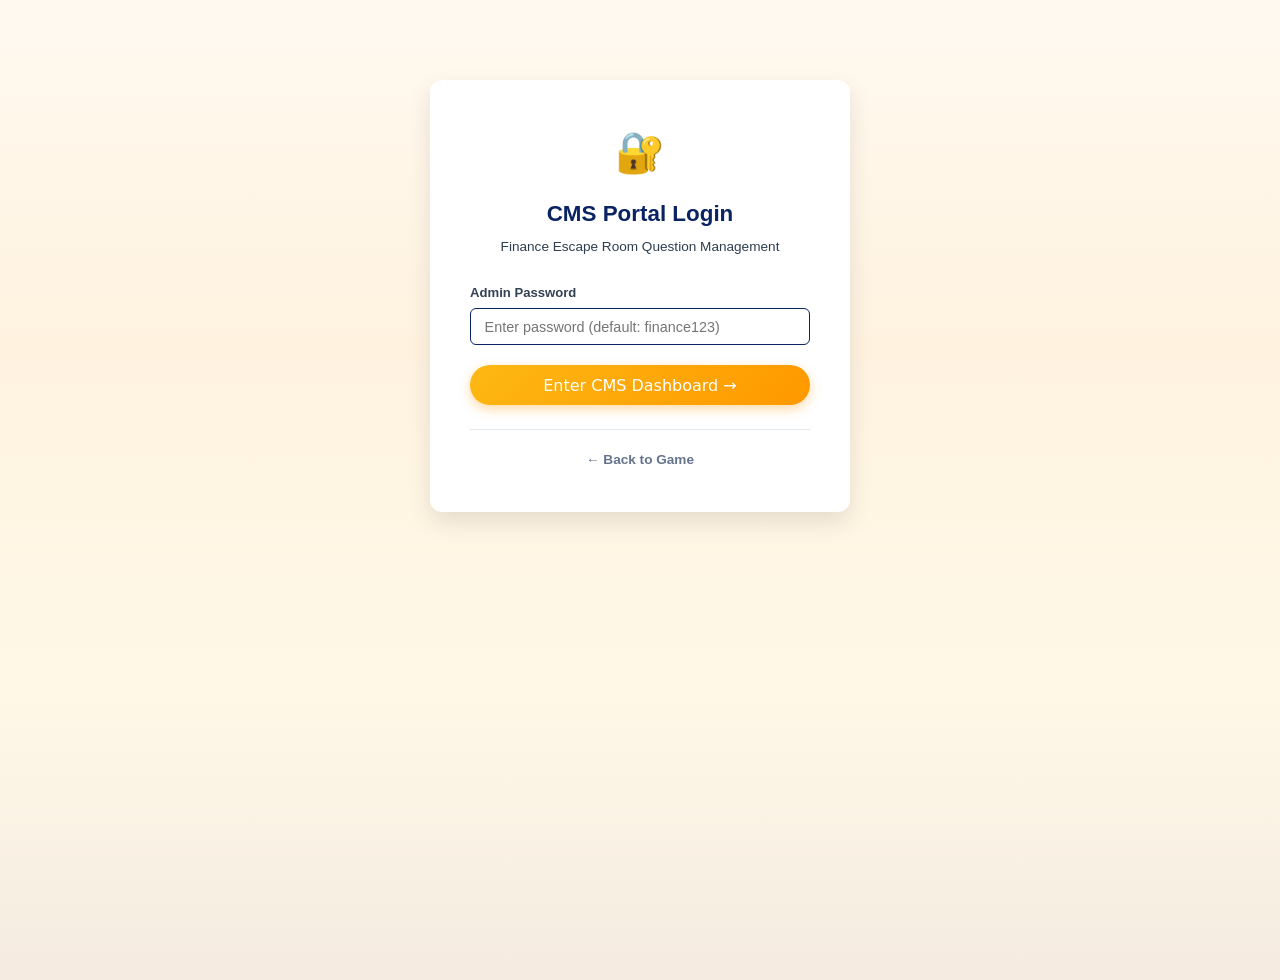
<file: admin.html>
<!DOCTYPE html>
<html lang="en">
<head>
  <meta charset="UTF-8">
  <meta name="viewport" content="width=device-width, initial-scale=1.0">
  <title>CMS - Finance Escape Room</title>
  <meta name="description" content="Content Management System for Finance Escape Room. Add, edit, import, and export finance questions.">

  <!-- Google Fonts -->
  <link rel="preconnect" href="https://fonts.googleapis.com">
  <link rel="preconnect" href="https://fonts.gstatic.com" crossorigin>
  <link href="https://fonts.googleapis.com/css2?family=Inter:wght@400;500;600;700;800&family=JetBrains+Mono:wght@500;700&display=swap" rel="stylesheet">

  <link rel="stylesheet" href="/style.css">
  <link rel="stylesheet" href="/admin-style.css">
</head>
<body class="admin-body">

  <!-- ==================== AUTHENTICATION GATE ==================== -->
  <div class="auth-gate-wrapper" id="adminAuthGate">
    <div style="font-size: 2.5rem; margin-bottom: 0.75rem;">🔐</div>
    <h2 style="font-size: 1.4rem; font-weight: 800; color: #0A2463; margin-bottom: 0.25rem;">
      CMS Portal Login
    </h2>
    <p class="text-secondary" style="font-size: 0.85rem; margin-bottom: 1.5rem;">
      Finance Escape Room Question Management
    </p>

    <form id="adminLoginForm">
      <div style="margin-bottom: 1.25rem; text-align: left;">
        <label style="display: block; font-size: 0.82rem; font-weight: 700; color: #334155; margin-bottom: 0.35rem;">
          Admin Password
        </label>
        <input type="password" id="adminPasswordInput" class="form-control" placeholder="Enter password (default: finance123)" required autofocus>
      </div>

      <div id="adminLoginError" class="hidden" style="color: var(--error); font-size: 0.82rem; margin-bottom: 1rem;"></div>

      <button type="submit" class="btn-primary" style="width: 100%; justify-content: center; padding: 0.65rem;">
        Enter CMS Dashboard →
      </button>

      <div style="margin-top: 1.5rem; border-top: 1px solid #E2E8F0; padding-top: 1rem;">
        <a href="/" style="font-size: 0.85rem; color: #64748B; font-weight: 600;">
          ← Back to Game
        </a>
      </div>
    </form>
  </div>

  <!-- ==================== MAIN ADMIN APPLICATION ==================== -->
  <div id="adminMainApp" class="hidden">
    <!-- Admin Top Header -->
    <header class="admin-header">
      <div class="container">
        <div style="display: flex; justify-content: space-between; align-items: center; height: 64px;">
          <div style="display: flex; align-items: center; gap: 1rem;">
            <a href="/" class="btn-sm btn-outline" style="display: inline-flex; align-items: center; gap: 0.4rem;">
              <span>←</span>
              <span>Back to Game</span>
            </a>
            <div>
              <h1 style="font-size: 1.15rem; font-weight: 800; color: #0A2463;">
                Finance Escape Room CMS
              </h1>
              <p style="font-size: 0.72rem; color: #64748B;">Curriculum Management & Question Authoring</p>
            </div>
          </div>

          <div style="display: flex; align-items: center; gap: 0.75rem;">
            <button class="btn-sm btn-outline" id="btnAdminLogout" style="color: var(--error); border-color: #FECDD3;">
              Log Out
            </button>
          </div>
        </div>
      </div>

      <!-- Navigation Tabs -->
      <nav class="admin-nav-bar">
        <div class="container">
          <div class="admin-nav-tabs">
            <button class="admin-nav-tab active" data-view="questions">
              📋 All Questions
            </button>
            <button class="admin-nav-tab" data-view="import-export">
              📦 Import / Export
            </button>
            <button class="admin-nav-tab" data-view="analytics">
              📈 Analytics & Insights
            </button>
          </div>
        </div>
      </nav>
    </header>

    <!-- Main Admin Body -->
    <main style="padding: 1.75rem 0 4rem;">
      <div class="container">

        <!-- Quick Stats Overview -->
        <div class="stat-grid">
          <div class="stat-widget">
            <span class="stat-label">Total Questions</span>
            <span class="stat-value" id="statTotalQuestions">0</span>
            <span class="text-xs text-secondary">In default & custom banks</span>
          </div>
          <div class="stat-widget">
            <span class="stat-label">Custom Questions</span>
            <span class="stat-value text-navy" id="statCustomQuestions">0</span>
            <span class="text-xs text-secondary">Authored via CMS or imported</span>
          </div>
          <div class="stat-widget">
            <span class="stat-label">Student Attempts</span>
            <span class="stat-value" id="statTotalAttempts">0</span>
            <span class="text-xs text-secondary">Recorded answers in local runtime</span>
          </div>
          <div class="stat-widget">
            <span class="stat-label">Global Accuracy</span>
            <span class="stat-value text-success" id="statGlobalAccuracy">0%</span>
            <span class="text-xs text-secondary">Passing target is 80%</span>
          </div>
        </div>

        <!-- ==================== VIEW: ALL QUESTIONS ==================== -->
        <div class="admin-view-panel" data-view="questions">
          <!-- Filters & Actions -->
          <div class="admin-card">
            <div style="display: flex; justify-content: space-between; align-items: center; margin-bottom: 1rem; flex-wrap: wrap; gap: 0.75rem;">
              <h2 style="font-size: 1.1rem; font-weight: 700; color: #0A2463;">Question Bank</h2>
              <button class="btn-primary" id="btnOpenAddModal">
                <span>+</span>
                <span>Add Question</span>
              </button>
            </div>

            <div class="filter-bar">
              <input type="text" id="filterSearch" class="filter-input" placeholder="Search questions, companies, topics..." style="flex: 1; min-width: 240px;">

              <select id="filterLevel" class="filter-input">
                <option value="all">All Levels (1-5)</option>
                <option value="1">Level 1: Campus Recruitment</option>
                <option value="2">Level 2: First Round Interview</option>
                <option value="3">Level 3: Technical Round</option>
                <option value="4">Level 4: Case Study Round</option>
                <option value="5">Level 5: Partner Interview</option>
              </select>

              <select id="filterRoom" class="filter-input">
                <option value="all">All Rooms</option>
              </select>

              <select id="filterDifficulty" class="filter-input">
                <option value="all">All Difficulties</option>
                <option value="easy">Easy</option>
                <option value="medium">Medium</option>
                <option value="hard">Hard</option>
              </select>
            </div>

            <!-- Bulk Action Toolbar (appears when checkboxes selected) -->
            <div class="bulk-toolbar hidden" id="bulkActionsBar">
              <span id="selectedCountLabel" class="font-bold">0 selected</span>
              <div style="display: flex; gap: 0.5rem;">
                <button class="btn-sm btn-outline" id="btnBulkExportCsv" style="color: white; border-color: rgba(255,255,255,0.4); background: rgba(255,255,255,0.1);">
                  Export Selected (CSV)
                </button>
                <button class="btn-sm btn-danger" id="btnBulkDelete" style="background: #C1403D; color: white; border-radius: 4px; padding: 0.35rem 0.75rem;">
                  Delete Selected
                </button>
              </div>
            </div>

            <!-- Question Table -->
            <div class="table-responsive">
              <table class="admin-table">
                <thead>
                  <tr>
                    <th style="width: 36px; text-align: center;">
                      <input type="checkbox" id="selectAllQuestions" title="Select all visible">
                    </th>
                    <th style="width: 90px;">Room</th>
                    <th>Question & Indian Corporate Context</th>
                    <th style="width: 100px;">Difficulty</th>
                    <th style="width: 90px;">Source</th>
                    <th style="width: 130px;">Options</th>
                    <th style="width: 130px; text-align: right;">Actions</th>
                  </tr>
                </thead>
                <tbody id="questionsTableBody">
                  <!-- Populated dynamically by admin.js -->
                </tbody>
              </table>
            </div>

            <!-- Pagination & Total Count -->
            <div class="pagination-container">
              <span class="text-xs text-secondary font-medium" id="filteredQuestionsCount">0 questions found</span>
              <div id="tablePagination" style="display: flex; align-items: center; gap: 0.5rem;"></div>
            </div>
          </div>
        </div>

        <!-- ==================== VIEW: IMPORT / EXPORT ==================== -->
        <div class="admin-view-panel hidden" data-view="import-export">
          <div class="admin-card">
            <h2 style="font-size: 1.25rem; font-weight: 800; color: #0A2463; margin-bottom: 0.5rem;">
              Bulk Question Import & Export
            </h2>
            <p class="text-secondary" style="font-size: 0.88rem; margin-bottom: 1.75rem;">
              Seamlessly bulk-import finance questions using our standardized CSV template, or export your full question bank for backup and grading.
            </p>

            <div class="grid grid-cols-1 md:grid-cols-2 gap-6" style="display: grid; grid-template-columns: repeat(auto-fit, minmax(320px, 1fr)); gap: 1.5rem;">
              <!-- Import Section -->
              <div style="border: 1px solid #E2E8F0; border-radius: 8px; padding: 1.5rem;">
                <div style="display: flex; justify-content: space-between; align-items: center; margin-bottom: 1rem;">
                  <h3 style="font-weight: 700; color: #0A2463;">1. Import Questions</h3>
                  <button class="btn-sm btn-outline" id="btnDownloadCsvTemplate">
                    📥 Download CSV Template
                  </button>
                </div>

                <div class="drop-zone" id="csvDropZone">
                  <div style="font-size: 2rem; margin-bottom: 0.5rem;">📄</div>
                  <p style="font-weight: 700; color: #0A2463; margin-bottom: 0.25rem;">
                    Drag and drop your CSV or JSON file here
                  </p>
                  <p class="text-xs text-secondary">
                    Supports .csv (template format) and .json files
                  </p>
                  <input type="file" id="csvFileInput" accept=".csv,.json" class="hidden">
                </div>

                <div id="importValidationStatus" style="margin-top: 1rem;"></div>
                <div id="importPreviewContainer" class="hidden" style="margin-top: 1rem; max-height: 200px; overflow-y: auto;"></div>

                <button class="btn-primary hidden" id="btnExecuteImport" style="margin-top: 1rem; width: 100%; justify-content: center;">
                  ✓ Complete Import
                </button>
              </div>

              <!-- Export & Backup Section -->
              <div style="border: 1px solid #E2E8F0; border-radius: 8px; padding: 1.5rem;">
                <h3 style="font-weight: 700; color: #0A2463; margin-bottom: 1rem;">
                  2. Export & Backup
                </h3>
                <p class="text-secondary" style="font-size: 0.85rem; margin-bottom: 1.5rem;">
                  Download your entire question repository including default Indian finance questions and custom additions.
                </p>

                <div style="display: flex; flex-direction: column; gap: 0.75rem;">
                  <button class="btn-outline" id="btnExportAllCsv" style="justify-content: center;">
                    📊 Export Full Question Bank (CSV)
                  </button>
                  <button class="btn-outline" id="btnExportAllJson" style="justify-content: center;">
                    💾 Backup Entire Repository (JSON)
                  </button>
                </div>

                <div style="margin-top: 2.5rem; border-top: 1px solid #E2E8F0; padding-top: 1.5rem;">
                  <h4 style="font-size: 0.82rem; font-weight: 700; color: var(--error); margin-bottom: 0.5rem;">
                    Danger Zone
                  </h4>
                  <button class="btn-sm btn-outline" id="btnResetAllData" style="color: var(--error); border-color: #FECDD3;">
                    Reset Custom Data to Default Questions
                  </button>
                </div>
              </div>
            </div>
          </div>
        </div>

        <!-- ==================== VIEW: ANALYTICS ==================== -->
        <div class="admin-view-panel hidden" data-view="analytics">
          <div class="admin-card" id="analyticsDashboardView">
            <!-- Analytics rendered dynamically by admin.js -->
          </div>
        </div>

      </div>
    </main>
  </div>

  <!-- ==================== ADD / EDIT QUESTION MODAL ==================== -->
  <div class="modal-overlay hidden" id="questionEditModal" role="dialog" aria-modal="true">
    <div class="modal-dialog" style="max-width: 900px;">
      <div class="modal-header-banner banner-navy">
        <div style="display: flex; justify-content: space-between; align-items: center;">
          <h3 style="font-size: 1.25rem; font-weight: 800;" id="modalEditTitle">
            Add New Finance Question
          </h3>
          <button class="btn-close-panel" id="btnCloseEditModal" style="color: white;">×</button>
        </div>
      </div>

      <form id="formQuestionEditor">
        <div class="modal-body-content" style="max-height: 70vh; overflow-y: auto;">

          <!-- Basic Metadata Grid -->
          <div class="form-row-4">
            <div class="form-group">
              <label class="form-label">Level</label>
              <select id="qInputLevel" class="form-control" required>
                <option value="1">1 (Campus)</option>
                <option value="2">2 (Analyst)</option>
                <option value="3">3 (Associate)</option>
                <option value="4">4 (Sr Associate)</option>
                <option value="5">5 (Partner)</option>
              </select>
            </div>
            <div class="form-group">
              <label class="form-label">Room ID</label>
              <input type="text" id="qInputRoom" class="form-control" placeholder="1.1" required>
            </div>
            <div class="form-group">
              <label class="form-label">Topic</label>
              <input type="text" id="qInputTopic" class="form-control" placeholder="Balance Sheet" required>
            </div>
            <div class="form-group">
              <label class="form-label">Difficulty</label>
              <select id="qInputDifficulty" class="form-control">
                <option value="easy">Easy</option>
                <option value="medium" selected>Medium</option>
                <option value="hard">Hard</option>
              </select>
            </div>
          </div>

          <div class="form-row-2">
            <div class="form-group">
              <label class="form-label">Company Name (Indian Context)</label>
              <input type="text" id="qInputCompany" class="form-control" placeholder="e.g. Reliance Industries, TCS, HDFC Bank">
            </div>
            <div class="form-group">
              <label class="form-label">Industry Sector</label>
              <input type="text" id="qInputSector" class="form-control" placeholder="e.g. Conglomerate, IT, Banking">
            </div>
          </div>

          <!-- Question Prompt -->
          <div class="form-group">
            <label class="form-label">Question Text</label>
            <textarea id="qInputQuestion" class="form-control" rows="3" placeholder="Enter clear, rigorous finance interview question prompt..." required></textarea>
          </div>

          <!-- 4 Options & Correct Answer Radio -->
          <div class="form-group">
            <label class="form-label">Options (Select the correct radio button)</label>
            <div style="display: grid; gap: 0.5rem;">
              <div style="display: flex; align-items: center; gap: 0.75rem;">
                <input type="radio" name="qCorrectAnswer" value="0" checked style="width: 18px; height: 18px;">
                <span class="font-bold text-navy" style="width: 24px;">A</span>
                <input type="text" id="qInputOption0" class="form-control" placeholder="Option A" required>
              </div>
              <div style="display: flex; align-items: center; gap: 0.75rem;">
                <input type="radio" name="qCorrectAnswer" value="1" style="width: 18px; height: 18px;">
                <span class="font-bold text-navy" style="width: 24px;">B</span>
                <input type="text" id="qInputOption1" class="form-control" placeholder="Option B" required>
              </div>
              <div style="display: flex; align-items: center; gap: 0.75rem;">
                <input type="radio" name="qCorrectAnswer" value="2" style="width: 18px; height: 18px;">
                <span class="font-bold text-navy" style="width: 24px;">C</span>
                <input type="text" id="qInputOption2" class="form-control" placeholder="Option C">
              </div>
              <div style="display: flex; align-items: center; gap: 0.75rem;">
                <input type="radio" name="qCorrectAnswer" value="3" style="width: 18px; height: 18px;">
                <span class="font-bold text-navy" style="width: 24px;">D</span>
                <input type="text" id="qInputOption3" class="form-control" placeholder="Option D">
              </div>
            </div>
          </div>

          <!-- Explanation with AI Enhancer -->
          <div class="form-group">
            <div style="display: flex; justify-content: space-between; align-items: center; margin-bottom: 0.35rem;">
              <label class="form-label" style="margin-bottom: 0;">Conceptual Explanation</label>
              <button type="button" class="btn-sm btn-outline" id="btnAiEnhanceExplanation" style="font-size: 0.75rem;">
                ✨ AI Enhance Explanation
              </button>
            </div>
            <textarea id="qInputExplanation" class="form-control" rows="3" placeholder="Explain the underlying accounting principle, formula, and why this answer is correct..."></textarea>
          </div>

          <!-- Real Indian Example & Tip -->
          <div class="form-row-2">
            <div class="form-group">
              <label class="form-label">Real Indian Example / Data</label>
              <textarea id="qInputExample" class="form-control" rows="3" placeholder="Provide real corporate figures with ₹ in Crores/Lakhs..."></textarea>
            </div>
            <div class="form-group">
              <div style="display: flex; justify-content: space-between; align-items: center; margin-bottom: 0.35rem;">
                <label class="form-label" style="margin-bottom: 0;">Interview Tip</label>
                <button type="button" class="btn-sm btn-outline" id="btnAiGenerateTip" style="font-size: 0.75rem;">
                  ✨ AI Generate Tip
                </button>
              </div>
              <textarea id="qInputTip" class="form-control" rows="3" placeholder="Provide actionable Wall St / Dalal St interview advice..."></textarea>
            </div>
          </div>

          <div class="form-group">
            <label class="form-label">Tags (comma-separated)</label>
            <input type="text" id="qInputTags" class="form-control" placeholder="balance-sheet, liquidity, banking">
          </div>

          <!-- Live Interactive Preview Pane -->
          <div class="preview-pane">
            <div style="font-size: 0.75rem; font-weight: 800; text-transform: uppercase; color: #64748B; margin-bottom: 0.5rem;">
              LIVE CANDIDATE VIEW PREVIEW
            </div>
            <div style="font-size: 0.8rem; color: #0A2463; font-weight: 700; margin-bottom: 0.25rem;" id="previewMetaText">
              Company • Topic
            </div>
            <div style="font-weight: 700; font-size: 1.05rem; color: #1E293B; margin-bottom: 1rem;" id="previewQuestionText">
              Question preview appears here...
            </div>
            <div style="display: grid; grid-template-columns: 1fr 1fr; gap: 0.5rem;">
              <div class="preview-opt-item" id="previewOpt0">Option A</div>
              <div class="preview-opt-item" id="previewOpt1">Option B</div>
              <div class="preview-opt-item" id="previewOpt2">Option C</div>
              <div class="preview-opt-item" id="previewOpt3">Option D</div>
            </div>
          </div>

        </div>

        <div class="modal-footer-actions">
          <button type="button" class="btn-outline" id="btnCancelEditModal">Cancel</button>
          <button type="submit" class="btn-primary">Publish Question ✓</button>
        </div>
      </form>
    </div>
  </div>

  <!-- Scripts -->
  <script src="/js/config.js"></script>
  <script src="/js/progress.js"></script>
  <script src="/js/questions.js"></script>
  <script src="/js/stats.js"></script>
  <script src="/js/vault.js"></script>
  <script src="/js/ai-handler.js"></script>
  <script src="/js/import-export.js"></script>
  <script src="/js/admin.js"></script>

  <script>
    document.addEventListener('DOMContentLoaded', async () => {
      const admin = new window.AdminController();
      await admin.init();
      window.adminController = admin;
    });
  </script>
</body>
</html>
</file>
<file: style.css>
/* ==========================================================================
   FINANCE ESCAPE ROOM • PLUTO & ABHISHEK EDITION
   Aesthetic: Duolingo Meets Monument Valley & Headspace
   Personality: Warm, Hand-crafted, Illustrated, Playful & Rewarding
   ========================================================================== */

/* Font Usage Guide */
:root {
  --font-display: 'Fredoka One', cursive, system-ui;
  --font-body: 'Poppins', -apple-system, BlinkMacSystemFont, sans-serif;
  --font-playful: 'Comic Neue', cursive, sans-serif;
  --font-handwriting: 'Patrick Hand', cursive;
  --font-signature: 'Caveat', cursive;
  --font-mono: 'JetBrains Mono', Consolas, monospace;

  /* Color Palette */
  --bg-gradient: linear-gradient(180deg, #FFF9F0 0%, #FFF3E0 35%, #FFF8E7 70%, #F5EBE1 100%);
  --sky-blue: #87CEEB;
  --peach: #FFE5B4;
  --grass-green: #90EE90;
  
  --gold-pluto: #FDB813;
  --gold-dark: #D4A017;
  --orange-accent: #FF9800;
  --orange-dark: #F57C00;
  --navy-abhishek: #1E3A5F;
  --navy-dark: #142947;
  --wood-door: #8B7355;
  --wood-door-dark: #5D4E37;
  --paper-cream: #FFFEF7;

  --success: #4CAF50;
  --success-dark: #388E3C;
  --error: #EF4444;
  --error-bg: #FEE2E2;
  --text-dark: #2C3E50;
  --text-muted: #64748B;
  --border-subtle: #E2E8F0;

  --shadow-card: 0 10px 30px rgba(0, 0, 0, 0.1);
  --shadow-door: 0 20px 60px rgba(0, 0, 0, 0.3);
  --shadow-pop: 0 8px 25px rgba(253, 184, 19, 0.4);
}

/* ==================== BASE & RESET ==================== */
*, *::before, *::after {
  box-sizing: border-box;
  margin: 0;
  padding: 0;
}

body {
  font-family: var(--font-body);
  background: var(--bg-gradient);
  color: var(--text-dark);
  line-height: 1.6;
  min-height: 100vh;
  position: relative;
  overflow-x: hidden;
  -webkit-font-smoothing: antialiased;
}

button {
  font-family: inherit;
  cursor: pointer;
  border: none;
  background: none;
  transition: all 0.25s cubic-bezier(0.4, 0, 0.2, 1);
}

a {
  color: inherit;
  text-decoration: none;
}

.container {
  width: 100%;
  max-width: 1160px;
  margin: 0 auto;
  padding: 0 1.25rem;
  position: relative;
  z-index: 2;
}

.hidden {
  display: none !important;
}

/* ==================== BACKGROUND FLOATING DOODLES ==================== */
.background-doodles-container {
  position: fixed;
  top: 0;
  left: 0;
  width: 100%;
  height: 100%;
  pointer-events: none;
  z-index: 0;
  overflow: hidden;
}

.floating-doodle {
  position: absolute;
  opacity: 0.16;
  filter: drop-shadow(0 2px 4px rgba(0, 0, 0, 0.05));
  animation: float-doodle 22s ease-in-out infinite;
}

@keyframes float-doodle {
  0%, 100% { transform: translate(0, 0) rotate(0deg); }
  25% { transform: translate(25px, -35px) rotate(6deg); }
  50% { transform: translate(-20px, -65px) rotate(-6deg); }
  75% { transform: translate(15px, -40px) rotate(4deg); }
}

.doodle-1 { top: 12%; left: 4%; width: 55px; height: 55px; animation-delay: 0s; }
.doodle-2 { top: 22%; right: 6%; width: 50px; height: 50px; animation-delay: 3s; }
.doodle-3 { bottom: 28%; left: 6%; width: 60px; height: 35px; animation-delay: 5s; }
.doodle-4 { bottom: 12%; right: 10%; width: 45px; height: 45px; animation-delay: 7s; }
.doodle-5 { top: 55%; left: 2%; width: 40px; height: 40px; animation-delay: 9s; }

/* ==================== HEADER ==================== */
.game-header {
  position: sticky;
  top: 0;
  z-index: 50;
  background: rgba(255, 255, 255, 0.92);
  backdrop-filter: blur(12px);
  border-bottom: 3px solid #FFE0B2;
  box-shadow: 0 4px 20px rgba(255, 152, 0, 0.08);
}

.header-inner {
  display: flex;
  align-items: center;
  justify-content: space-between;
  height: 76px;
  gap: 1rem;
}

.brand-section {
  display: flex;
  align-items: center;
  gap: 0.85rem;
}

.brand-logo-icon {
  width: 48px;
  height: 48px;
  border-radius: 50%;
  background: linear-gradient(135deg, #FFF3E0, #FFE0B2);
  border: 2.5px solid #FF9800;
  display: flex;
  align-items: center;
  justify-content: center;
  box-shadow: 0 4px 10px rgba(255, 152, 0, 0.25);
  animation: bounce 2.5s infinite;
}

.header-pluto-mini {
  width: 40px;
  height: 40px;
}

.brand-title {
  font-family: var(--font-display);
  font-size: 1.4rem;
  color: #D84315;
  letter-spacing: 0.01em;
  line-height: 1.15;
  text-shadow: 1px 1px 0 rgba(255, 255, 255, 0.8);
}

.brand-subtitle {
  font-size: 0.78rem;
  font-weight: 600;
  color: #64748B;
  font-family: var(--font-body);
}

/* Status Badges */
.header-status-group {
  display: flex;
  align-items: center;
  gap: 0.75rem;
}

.btn-story-nav {
  display: flex;
  align-items: center;
  gap: 0.4rem;
  background: linear-gradient(135deg, #FFF8E1, #FFECB3);
  border: 2px solid #FFA000;
  border-radius: 50px;
  padding: 0.45rem 0.9rem;
  font-family: var(--font-display);
  font-size: 0.88rem;
  color: #E65100;
  box-shadow: 0 2px 6px rgba(255, 160, 0, 0.2);
}

.btn-story-nav:hover {
  transform: translateY(-2px) scale(1.04);
  box-shadow: 0 4px 12px rgba(255, 160, 0, 0.35);
}

.header-distance-pill {
  background: linear-gradient(135deg, #E0F2FE, #BAE6FD);
  border: 2px solid #0284C7;
  border-radius: 50px;
  padding: 0.45rem 0.9rem;
  font-size: 0.82rem;
  font-weight: 700;
  color: #0369A1;
  box-shadow: 0 2px 6px rgba(2, 132, 199, 0.15);
}

.score-badge, .streak-counter {
  display: flex;
  align-items: center;
  gap: 0.35rem;
  background: white;
  border: 2px solid #FDB813;
  border-radius: 50px;
  padding: 0.4rem 0.85rem;
  font-family: var(--font-display);
  font-size: 0.95rem;
  color: #B45309;
  box-shadow: 0 2px 6px rgba(253, 184, 19, 0.2);
}

.streak-fire-highlight {
  border-color: #EF4444 !important;
  background: linear-gradient(135deg, #FEF2F2, #FEE2E2) !important;
  color: #B91C1C !important;
  animation: pulse 1s infinite alternate;
}

.header-actions {
  display: flex;
  align-items: center;
  gap: 0.5rem;
}

.btn-icon-nav {
  width: 40px;
  height: 40px;
  border-radius: 50%;
  background: white;
  border: 2px solid #E2E8F0;
  display: flex;
  align-items: center;
  justify-content: center;
  font-size: 1.1rem;
  box-shadow: 0 2px 5px rgba(0, 0, 0, 0.05);
}

.btn-icon-nav:hover {
  transform: translateY(-2px);
  border-color: #FDB813;
  box-shadow: 0 4px 10px rgba(253, 184, 19, 0.3);
}

.btn-cms-nav {
  display: flex;
  align-items: center;
  gap: 0.35rem;
  background: #F1F5F9;
  border: 2px solid #CBD5E1;
  border-radius: 50px;
  padding: 0.4rem 0.8rem;
  font-size: 0.82rem;
  font-weight: 700;
  color: #475569;
}

.btn-cms-nav:hover {
  background: #E2E8F0;
}

/* ==================== 5-LEVEL PROGRESSION TABS ==================== */
.level-tabs-bar {
  background: rgba(255, 255, 255, 0.6);
  border-bottom: 2px solid #FFE0B2;
  padding: 0.6rem 0;
}

.level-tabs-scroll {
  display: flex;
  gap: 0.75rem;
  overflow-x: auto;
  padding-bottom: 4px;
}

.level-tab-btn {
  display: flex;
  align-items: center;
  gap: 0.5rem;
  background: white;
  border: 2px solid #E2E8F0;
  border-radius: 50px;
  padding: 0.5rem 1rem;
  font-size: 0.85rem;
  font-weight: 700;
  color: #64748B;
  white-space: nowrap;
  box-shadow: 0 2px 5px rgba(0, 0, 0, 0.04);
}

.level-tab-btn:hover {
  border-color: #FDB813;
  color: #D97706;
}

.level-tab-btn.active {
  background: linear-gradient(135deg, #FFF7ED, #FFEDD5);
  border-color: #FF9800;
  color: #C2410C;
  box-shadow: 0 4px 12px rgba(255, 152, 0, 0.25);
}

.tab-level-num {
  font-family: var(--font-display);
  background: #FF9800;
  color: white;
  border-radius: 50px;
  padding: 0.1rem 0.45rem;
  font-size: 0.75rem;
}

/* ==================== 1. ILLUSTRATED ISOMETRIC BUILDING MAP SCREEN ==================== */
.building-map-section {
  padding: 2rem 0 3.5rem;
}

.building-map-header {
  text-align: center;
  margin-bottom: 2rem;
}

.map-badge-pill {
  display: inline-block;
  background: linear-gradient(135deg, #FEF3C7, #FDE68A);
  border: 2px solid #F59E0B;
  color: #92400E;
  font-family: var(--font-display);
  font-size: 0.82rem;
  padding: 0.35rem 1rem;
  border-radius: 50px;
  box-shadow: 0 3px 8px rgba(245, 158, 11, 0.2);
  margin-bottom: 0.6rem;
  letter-spacing: 0.04em;
}

.building-map-title {
  font-family: var(--font-display);
  font-size: 2.35rem;
  color: #1E3A5F;
  letter-spacing: 0.02em;
  margin-bottom: 0.35rem;
  text-shadow: 0 2px 10px rgba(30, 58, 95, 0.12);
}

.building-map-subtitle {
  font-size: 1.05rem;
  font-weight: 600;
  color: #D97706;
  font-family: var(--font-playful);
}

/* Building Map Outer Sky-to-Grass Gradient with Illustrated Atmosphere */
.building-map {
  background: linear-gradient(to bottom, 
    #70C1E8 0%,    /* Crisp Bangalore Sky */
    #B2E2F8 30%,   /* Soft horizon haze */
    #FFE5B4 65%,   /* Warm peach afternoon glow */
    #8AD388 95%,   /* Lush Cubbon Park grass */
    #4CAF50 100%
  );
  position: relative;
  padding: 45px 30px 40px;
  border-radius: 36px;
  overflow: hidden;
  border: 7px solid #FFFFFF;
  box-shadow: 0 24px 60px rgba(0, 0, 0, 0.18), inset 0 2px 15px rgba(255, 255, 255, 0.6);
  margin-bottom: 2rem;
}

/* Ambient Sky Elements */
.isometric-sky-elements {
  position: absolute;
  top: 0;
  left: 0;
  width: 100%;
  height: 100%;
  pointer-events: none;
  z-index: 1;
}

.sky-sun-glow {
  position: absolute;
  top: 25px;
  right: 50px;
  width: 80px;
  height: 80px;
  background: radial-gradient(circle, #FFF7D1 0%, #FFD54F 40%, rgba(255, 213, 79, 0) 70%);
  border-radius: 50%;
  filter: blur(4px);
  animation: sun-pulse 4s ease-in-out infinite alternate;
}

@keyframes sun-pulse {
  0% { transform: scale(0.95); opacity: 0.85; }
  100% { transform: scale(1.1); opacity: 1; }
}

.floating-kite {
  position: absolute;
  top: 60px;
  left: 8%;
  font-size: 1.8rem;
  animation: kite-soar 8s ease-in-out infinite alternate;
  filter: drop-shadow(0 4px 6px rgba(0,0,0,0.15));
}

@keyframes kite-soar {
  0% { transform: translate(0, 0) rotate(-10deg); }
  100% { transform: translate(25px, -20px) rotate(15deg); }
}

.bengaluru-clouds {
  position: absolute;
  top: 20px;
  left: 20%;
  font-size: 2rem;
  opacity: 0.85;
  animation: cloud-float 25s linear infinite alternate;
}

@keyframes cloud-float {
  0% { transform: translateX(0); }
  100% { transform: translateX(60px); }
}

/* Isometric Campus Layout: Elevator Shaft + Building Tower */
.isometric-campus-wrapper {
  display: flex;
  justify-content: center;
  align-items: flex-end;
  gap: 1.5rem;
  position: relative;
  z-index: 2;
  max-width: 780px;
  margin: 0 auto;
}

@media (max-width: 680px) {
  .isometric-campus-wrapper {
    flex-direction: column;
    align-items: center;
  }
}

/* External Glass Elevator & Paw Track Shaft */
.tower-elevator-shaft {
  width: 64px;
  height: 580px;
  background: rgba(255, 255, 255, 0.45);
  backdrop-filter: blur(6px);
  border: 3px solid #2C3E50;
  border-radius: 30px;
  position: relative;
  display: flex;
  flex-direction: column;
  justify-content: space-between;
  align-items: center;
  padding: 35px 0 25px;
  box-shadow: 0 10px 25px rgba(0, 0, 0, 0.12), inset 0 0 12px rgba(255, 255, 255, 0.8);
  flex-shrink: 0;
}

.elevator-spire-cap {
  position: absolute;
  top: -18px;
  font-size: 1.4rem;
  background: #FFD54F;
  border: 2px solid #2C3E50;
  border-radius: 50%;
  width: 34px;
  height: 34px;
  display: flex;
  align-items: center;
  justify-content: center;
  box-shadow: 0 4px 10px rgba(0,0,0,0.15);
}

.elevator-cable {
  position: absolute;
  top: 15px;
  bottom: 15px;
  width: 3px;
  background: repeating-linear-gradient(to bottom, #475569, #475569 4px, #94A3B8 4px, #94A3B8 8px);
  left: 50%;
  transform: translateX(-50%);
  z-index: 1;
}

.elevator-stop {
  display: flex;
  align-items: center;
  gap: 3px;
  z-index: 2;
  transition: all 0.3s ease;
}

.stop-dot {
  width: 10px;
  height: 10px;
  border-radius: 50%;
  background: #CBD5E1;
  border: 2px solid #2C3E50;
}

.stop-lbl {
  font-size: 0.72rem;
  font-weight: 800;
  font-family: var(--font-display);
  color: #1E3A5F;
}

.elevator-stop.current-stop .stop-dot {
  background: #FF9800;
  box-shadow: 0 0 8px #FF9800;
  transform: scale(1.3);
}

.elevator-stop.cleared-stop .stop-dot {
  background: #4CAF50;
}

.elevator-car {
  position: absolute;
  left: 50%;
  transform: translateX(-50%);
  width: 48px;
  height: 52px;
  background: linear-gradient(135deg, #FFF9C4, #FFE082);
  border: 3px solid #FF9800;
  border-radius: 14px;
  display: flex;
  align-items: center;
  justify-content: center;
  z-index: 4;
  box-shadow: 0 6px 15px rgba(255, 152, 0, 0.4);
  transition: bottom 0.8s cubic-bezier(0.34, 1.56, 0.64, 1);
}

.car-glass {
  width: 34px;
  height: 38px;
  background: rgba(255, 255, 255, 0.75);
  border-radius: 8px;
  border: 1.5px solid #F59E0B;
  display: flex;
  align-items: center;
  justify-content: center;
}

.car-paw {
  font-size: 1.15rem;
  animation: car-paw-bob 1.5s infinite ease-in-out;
}

@keyframes car-paw-bob {
  0%, 100% { transform: translateY(0); }
  50% { transform: translateY(-3px) scale(1.1); }
}

/* Main Building Isometric Tower */
.building-tower {
  width: 100%;
  max-width: 600px;
  position: relative;
}

/* Roof Crest & Helipad */
.building-roof {
  text-align: center;
  margin-bottom: -6px;
  position: relative;
  z-index: 3;
}

.antenna-spire {
  width: 8px;
  height: 40px;
  background: #2C3E50;
  margin: 0 auto;
  border-radius: 4px 4px 0 0;
  position: relative;
  box-shadow: 0 -2px 6px rgba(0,0,0,0.15);
}

.antenna-spire::after {
  content: '🔴';
  position: absolute;
  top: -16px;
  left: -9px;
  font-size: 14px;
  animation: beacon 1.5s infinite;
}

@keyframes beacon {
  0%, 100% { opacity: 1; transform: scale(1); }
  50% { opacity: 0.35; transform: scale(0.85); }
}

.helipad-circle {
  display: inline-flex;
  align-items: center;
  justify-content: center;
  width: 38px;
  height: 38px;
  border-radius: 50%;
  background: #374151;
  border: 3px solid #F3F4F6;
  margin-bottom: 6px;
  box-shadow: 0 4px 10px rgba(0,0,0,0.2);
}

.helipad-letter {
  font-family: var(--font-display);
  font-size: 1.1rem;
  color: #FBBF24;
  font-weight: 900;
}

.roof-crest {
  display: inline-flex;
  align-items: center;
  gap: 0.5rem;
  background: linear-gradient(135deg, #1E3A5F 0%, #142947 100%);
  color: #FFD54F;
  font-family: var(--font-display);
  font-size: 1.05rem;
  letter-spacing: 0.05em;
  padding: 0.6rem 1.6rem;
  border-radius: 16px 16px 0 0;
  border: 3.5px solid #2C3E50;
  border-bottom: none;
  box-shadow: 0 -6px 15px rgba(0,0,0,0.15);
}

.crest-flag {
  font-size: 1.2rem;
}

/* Building Floors with 3D Isometric Layering */
.floor {
  background: white;
  border: 4px solid #2C3E50;
  border-radius: 22px;
  margin: 18px 0;
  padding: 22px 26px;
  position: relative;
  box-shadow: 
    0 12px 28px rgba(0, 0, 0, 0.16),
    0 4px 0 #CBD5E1;
  transition: all 0.35s cubic-bezier(0.4, 0, 0.2, 1);
}

.floor-3d-edge {
  position: absolute;
  bottom: -9px;
  left: 10px;
  right: 10px;
  height: 8px;
  background: #94A3B8;
  border-radius: 0 0 14px 14px;
  z-index: -1;
  opacity: 0.7;
}

.floor.active {
  background: linear-gradient(135deg, #FFF8ED, #FFE8CC);
  border-color: #FF9800;
  box-shadow: 
    0 0 35px rgba(255, 152, 0, 0.45),
    0 6px 0 #D97706;
  animation: floor-glow 2.5s infinite;
}

.floor.completed {
  background: linear-gradient(135deg, #F0FDF4, #DCFCE7);
  border-color: #22C55E;
  box-shadow: 0 6px 0 #16A34A;
}

.floor.locked {
  background: #F1F5F9;
  border-color: #94A3B8;
  opacity: 0.72;
  filter: grayscale(35%);
}

@keyframes floor-glow {
  0%, 100% { transform: translateY(0); }
  50% { transform: translateY(-3px); }
}

.floor-header-row {
  display: flex;
  align-items: center;
  justify-content: space-between;
  margin-bottom: 0.95rem;
  flex-wrap: wrap;
  gap: 0.5rem;
}

.floor-title-badge {
  display: flex;
  align-items: center;
  gap: 0.6rem;
  flex-wrap: wrap;
}

.floor-num {
  font-family: var(--font-display);
  font-size: 1.15rem;
  color: #1E3A5F;
  background: #E2E8F0;
  padding: 0.25rem 0.75rem;
  border-radius: 50px;
  border: 1.5px solid #CBD5E1;
}

.floor.active .floor-num {
  background: #FF9800;
  color: white;
  border-color: #E65100;
}

.floor.completed .floor-num {
  background: #22C55E;
  color: white;
  border-color: #16A34A;
}

.floor-name {
  font-family: var(--font-body);
  font-weight: 800;
  font-size: 1.08rem;
  color: #1E3A5F;
}

.floor-theme-tag {
  font-size: 0.75rem;
  font-weight: 700;
  background: #F8FAFC;
  color: #64748B;
  border: 1px solid #E2E8F0;
  border-radius: 50px;
  padding: 0.15rem 0.6rem;
}

.abhishek-callout {
  display: flex;
  align-items: center;
  gap: 0.35rem;
  background: linear-gradient(135deg, #FEF3C7, #FDE68A);
  border: 2px solid #F59E0B;
  border-radius: 50px;
  padding: 0.3rem 0.85rem;
  font-size: 0.85rem;
  font-weight: 800;
  color: #92400E;
  box-shadow: 0 3px 10px rgba(245, 158, 11, 0.25);
  animation: abhishek-callout-wiggle 3s infinite;
}

@keyframes abhishek-callout-wiggle {
  0%, 100% { transform: rotate(0deg); }
  2% { transform: rotate(-3deg); }
  4% { transform: rotate(3deg); }
  6% { transform: rotate(0deg); }
}

.pluto-tag-badge {
  background: #FEF3C7;
  border: 1.5px solid #FF9800;
  border-radius: 50px;
  padding: 0.25rem 0.8rem;
  font-size: 0.85rem;
  font-weight: 800;
  color: #D97706;
}

.floor-interior {
  display: flex;
  align-items: center;
  justify-content: space-between;
  gap: 1rem;
}

.floor-doors {
  display: flex;
  gap: 0.85rem;
  flex: 1;
  flex-wrap: wrap;
}

.floor-occupant-zone {
  display: flex;
  align-items: center;
  gap: 0.75rem;
  flex-shrink: 0;
}

/* Floor Pluto Avatar Slot */
.floor-pluto-slot {
  min-width: 60px;
  display: flex;
  align-items: center;
  justify-content: center;
}

.floor-pluto-avatar {
  display: flex;
  flex-direction: column;
  align-items: center;
  position: relative;
}

.floor-pluto-avatar.active-climbing {
  animation: pluto-floor-bounce 1.6s ease-in-out infinite alternate;
}

@keyframes pluto-floor-bounce {
  0% { transform: translateY(0); }
  100% { transform: translateY(-6px); }
}

.floor-pluto-speech-tag {
  background: #FF9800;
  color: white;
  font-family: var(--font-display);
  font-size: 0.72rem;
  padding: 0.1rem 0.5rem;
  border-radius: 50px;
  margin-top: 3px;
  white-space: nowrap;
  box-shadow: 0 2px 6px rgba(255, 152, 0, 0.4);
}

.pluto-character-mini {
  width: 54px;
  height: 54px;
  object-fit: contain;
  filter: drop-shadow(0 4px 6px rgba(0,0,0,0.15));
}

/* Individual Door Badges inside Floors */
.tower-door-badge {
  flex: 1;
  min-width: 105px;
  background: white;
  border: 2.5px solid #CBD5E1;
  border-radius: 14px;
  padding: 0.7rem 0.6rem;
  display: flex;
  flex-direction: column;
  align-items: center;
  text-align: center;
  cursor: pointer;
  box-shadow: 0 3px 8px rgba(0,0,0,0.06);
  transition: all 0.25s cubic-bezier(0.4, 0, 0.2, 1);
}

.tower-door-badge:hover:not(:disabled) {
  transform: translateY(-4px) scale(1.03);
  border-color: #FF9800;
  box-shadow: 0 8px 20px rgba(255, 152, 0, 0.3);
}

.tower-door-badge.door-cleared {
  background: linear-gradient(135deg, #F0FDF4, #DCFCE7);
  border-color: #22C55E;
  color: #15803D;
}

.tower-door-badge.door-current {
  background: linear-gradient(135deg, #FFFBEB, #FEF3C7);
  border-color: #FF9800;
  border-width: 3.5px;
  box-shadow: 0 0 18px rgba(255, 152, 0, 0.45);
  animation: badge-pulse 2s infinite;
}

@keyframes badge-pulse {
  0%, 100% { transform: scale(1); }
  50% { transform: scale(1.04); }
}

.tower-door-badge.door-locked {
  background: #F1F5F9;
  border-color: #E2E8F0;
  opacity: 0.72;
  cursor: not-allowed;
}

.door-badge-num {
  font-family: var(--font-display);
  font-size: 0.92rem;
}

.door-badge-status {
  font-size: 0.78rem;
  font-weight: 800;
  margin-top: 3px;
}

/* Abhishek Waving in Floor 5 Window */
.abhishek-window-wrapper {
  width: 72px;
  height: 72px;
  background: linear-gradient(135deg, #E0F2FE, #BAE6FD);
  border: 3.5px solid #0284C7;
  border-radius: 16px;
  display: flex;
  align-items: center;
  justify-content: center;
  box-shadow: inset 0 2px 8px rgba(0,0,0,0.18), 0 4px 12px rgba(2, 132, 199, 0.25);
  overflow: hidden;
  flex-shrink: 0;
}

.abhishek-window {
  width: 60px;
  height: 60px;
  object-fit: contain;
  animation: wave 3s infinite;
}

@keyframes wave {
  0%, 100% { transform: rotate(0deg); }
  25% { transform: rotate(10deg); }
  75% { transform: rotate(-10deg); }
}

/* Paw Connector Trail between Floors */
.tower-connector {
  display: flex;
  justify-content: center;
  align-items: center;
  gap: 1.2rem;
  margin: -8px 0;
  position: relative;
  z-index: 1;
}

.connector-line {
  width: 50px;
  height: 3px;
  background: repeating-linear-gradient(to right, #FDB813, #FDB813 6px, transparent 6px, transparent 12px);
  opacity: 0.6;
}

.paw-connector {
  font-size: 1.35rem;
  opacity: 0.7;
  animation: paw-fade 1.6s infinite alternate;
}

.paw-connector:nth-child(3) {
  animation-delay: 0.8s;
}

@keyframes paw-fade {
  0% { opacity: 0.3; transform: scale(0.9) rotate(-10deg); }
  100% { opacity: 1; transform: scale(1.2) rotate(10deg); }
}

/* Ground Level Lawn & Trees */
.ground-level {
  background: linear-gradient(135deg, #388E3C, #2E7D32);
  border: 4px solid #2C3E50;
  border-radius: 24px;
  padding: 18px 22px;
  margin-top: 14px;
  box-shadow: 0 10px 30px rgba(0,0,0,0.22);
}

.lawn-foliage {
  display: flex;
  align-items: center;
  justify-content: space-around;
  color: white;
  font-family: var(--font-display);
  font-size: 0.95rem;
  flex-wrap: wrap;
  gap: 0.5rem;
}

.bush {
  font-size: 1.6rem;
  filter: drop-shadow(0 2px 4px rgba(0,0,0,0.2));
}

.flower-cluster {
  font-size: 1.2rem;
}

.campus-monolith-sign {
  background: rgba(255, 255, 255, 0.95);
  color: #1E3A5F;
  padding: 0.4rem 1.2rem;
  border-radius: 50px;
  border: 2px solid #2C3E50;
  display: flex;
  align-items: center;
  gap: 0.6rem;
  box-shadow: 0 4px 12px rgba(0,0,0,0.15);
}

.monolith-logo {
  background: #1E3A5F;
  color: #FFD54F;
  font-family: var(--font-display);
  font-weight: 900;
  font-size: 0.85rem;
  padding: 0.15rem 0.45rem;
  border-radius: 6px;
}

.monolith-text {
  font-family: var(--font-body);
  font-weight: 800;
  font-size: 0.82rem;
  color: #1E3A5F;
}

.cobblestone-pavement {
  display: flex;
  justify-content: center;
  gap: 1.5rem;
  margin-top: 8px;
  opacity: 0.75;
}

.paw-stone {
  font-size: 1.1rem;
}

/* ==================== FLOATING MISSION CARD OVERLAY ==================== */
.mission-card-overlay {
  max-width: 650px;
  margin: 0 auto;
  position: relative;
  z-index: 10;
}

.mission-card {
  background: var(--paper-cream);
  border-radius: 24px;
  padding: 30px;
  border: 3px solid #E8E2D5;
  box-shadow: 0 20px 50px rgba(0, 0, 0, 0.15);
  position: relative;
}

/* Torn paper top edge effect */
.mission-torn-edge {
  position: absolute;
  top: -9px;
  left: 0;
  right: 0;
  height: 10px;
  background: var(--paper-cream);
  clip-path: polygon(
    0 0, 2% 8%, 4% 2%, 6% 9%, 8% 3%, 10% 8%, 
    12% 2%, 14% 9%, 16% 3%, 18% 8%, 20% 2%, 22% 9%, 24% 3%,
    26% 8%, 28% 2%, 30% 9%, 32% 3%, 34% 8%, 36% 2%, 38% 9%,
    40% 3%, 42% 8%, 44% 2%, 46% 9%, 48% 3%, 50% 8%, 52% 2%,
    54% 9%, 56% 3%, 58% 8%, 60% 2%, 62% 9%, 64% 3%, 66% 8%,
    68% 2%, 70% 9%, 72% 3%, 74% 8%, 76% 2%, 78% 9%, 80% 3%,
    82% 8%, 84% 2%, 86% 9%, 88% 3%, 90% 8%, 92% 2%, 94% 9%,
    96% 3%, 98% 8%, 100% 0, 100% 100%, 0 100%
  );
}

.mission-header {
  display: flex;
  align-items: center;
  justify-content: space-between;
  margin-bottom: 1.25rem;
  flex-wrap: wrap;
  gap: 0.5rem;
}

.mission-badge {
  font-family: var(--font-display);
  font-size: 1.15rem;
  color: #D84315;
  display: flex;
  align-items: center;
  gap: 0.4rem;
}

.mission-room-badge {
  background: #FFF3E0;
  border: 1.5px solid #FF9800;
  border-radius: 50px;
  padding: 0.35rem 0.85rem;
  font-size: 0.85rem;
  font-weight: 700;
  color: #E65100;
}

.mission-target {
  font-size: 1.05rem;
  font-weight: 600;
  color: #2C3E50;
  margin-bottom: 1.25rem;
  font-family: var(--font-playful);
}

.mission-progress-bar {
  margin-bottom: 1.25rem;
}

.mission-progress-label {
  display: flex;
  justify-content: space-between;
  font-size: 0.85rem;
  font-weight: 700;
  color: #475569;
  margin-bottom: 0.4rem;
}

.mission-progress-track {
  width: 100%;
  height: 12px;
  background: #E2E8F0;
  border-radius: 50px;
  overflow: hidden;
  box-shadow: inset 0 2px 4px rgba(0,0,0,0.1);
}

.mission-progress-fill {
  height: 100%;
  background: linear-gradient(90deg, #FDB813, #FF9800);
  border-radius: 50px;
  transition: width 0.6s cubic-bezier(0.4, 0, 0.2, 1);
}

/* Abhishek Mission Quote Bubble */
.abhishek-mission-bubble {
  background: white;
  border: 2px solid #BAE6FD;
  border-radius: 18px;
  padding: 1rem;
  display: flex;
  align-items: center;
  gap: 1rem;
  margin-bottom: 1.5rem;
  box-shadow: 0 4px 15px rgba(2, 132, 199, 0.1);
}

.abhishek-mini-avatar {
  width: 52px;
  height: 52px;
  border-radius: 50%;
  border: 2px solid #0284C7;
  background: #F0F9FF;
  flex-shrink: 0;
  overflow: hidden;
}

.abhishek-bubble-text {
  font-family: var(--font-handwriting);
  font-size: 1.25rem;
  line-height: 1.4;
  color: #1E3A5F;
}

.mission-footer {
  text-align: center;
}

.btn-continue-solving {
  width: 100%;
  padding: 16px 28px;
  background: linear-gradient(135deg, #FDB813 0%, #FF9800 100%);
  color: white;
  font-family: var(--font-display);
  font-size: 1.25rem;
  border-radius: 50px;
  box-shadow: 0 8px 25px rgba(255, 152, 0, 0.4);
  letter-spacing: 0.02em;
}

.btn-continue-solving:hover {
  transform: translateY(-3px) scale(1.02);
  box-shadow: 0 12px 30px rgba(255, 152, 0, 0.55);
}

/* ==================== 2. QUESTION SCREEN - ILLUSTRATED SECURITY DOOR ==================== */
.question-screen {
  background: linear-gradient(135deg, #FFF9ED 0%, #FFE8CC 60%, #FED7AA 100%);
  min-height: 100vh;
  padding: 40px 20px 80px;
  position: relative;
  overflow: hidden;
  border-radius: 36px;
  box-shadow: 0 24px 70px rgba(0,0,0,0.18);
  margin-bottom: 2rem;
}

.office-background {
  position: absolute;
  top: 0;
  left: 0;
  width: 100%;
  height: 100%;
  opacity: 0.14;
  z-index: 0;
  background-image: radial-gradient(#FF9800 2px, transparent 2px);
  background-size: 28px 28px;
}

/* Illustrated Security Vault Door */
.puzzle-door {
  position: relative;
  max-width: 640px;
  margin: 0 auto 35px;
  background: linear-gradient(135deg, #4A3B32 0%, #382C24 50%, #291F1A 100%);
  border: 10px solid #5C483D;
  border-radius: 36px 36px 12px 12px;
  padding: 38px 32px 42px;
  box-shadow: 
    0 28px 75px rgba(0,0,0,0.4),
    0 6px 0 #1F1713,
    inset 0 2px 12px rgba(255,255,255,0.22);
  z-index: 10;
}

/* Heavy Metal Vault Hinges on the Left Side */
.door-hinge {
  position: absolute;
  left: -22px;
  width: 18px;
  height: 48px;
  background: linear-gradient(to right, #94A3B8, #475569, #1E293B);
  border: 2px solid #0F172A;
  border-radius: 6px 0 0 6px;
  box-shadow: -4px 6px 12px rgba(0,0,0,0.3);
  z-index: 12;
}

.door-hinge::after {
  content: '';
  position: absolute;
  top: 50%;
  left: 3px;
  transform: translateY(-50%);
  width: 8px;
  height: 8px;
  background: #D97706;
  border-radius: 50%;
  box-shadow: inset 0 1px 2px rgba(0,0,0,0.5);
}

.door-hinge-top {
  top: 40px;
}

.door-hinge-bottom {
  bottom: 40px;
}

/* Brass Rivets Arch */
.door-rivets-arch {
  display: flex;
  justify-content: space-between;
  padding: 0 15px;
  margin-bottom: 12px;
}

.door-rivet {
  width: 13px;
  height: 13px;
  border-radius: 50%;
  background: radial-gradient(circle at 35% 35%, #FFF275 0%, #D4AF37 55%, #8B6B18 100%);
  border: 1.5px solid #5C483D;
  box-shadow: 0 2px 4px rgba(0,0,0,0.4), inset 0 1px 2px rgba(255,255,255,0.7);
}

.door-brass-arch {
  text-align: center;
  margin-bottom: 1.6rem;
}

.security-puzzle-tag {
  display: inline-block;
  background: linear-gradient(135deg, #FDE047, #EAB308);
  color: #451A03;
  font-family: var(--font-display);
  font-size: 1.15rem;
  padding: 0.45rem 1.4rem;
  border-radius: 50px;
  border: 2.5px solid #CA8A04;
  box-shadow: 0 4px 12px rgba(0,0,0,0.25), inset 0 1px 4px rgba(255,255,255,0.6);
  margin-bottom: 0.45rem;
  animation: lock-shake 3.5s infinite;
  letter-spacing: 0.03em;
}

@keyframes lock-shake {
  0%, 100% { transform: rotate(0deg); }
  2% { transform: rotate(-4deg); }
  4% { transform: rotate(4deg); }
  6% { transform: rotate(-2deg); }
  8% { transform: rotate(2deg); }
  10% { transform: rotate(0deg); }
}

.door-room-title {
  color: #FED7AA;
  font-weight: 800;
  font-size: 1.05rem;
  font-family: var(--font-body);
  letter-spacing: 0.02em;
  text-shadow: 0 2px 4px rgba(0,0,0,0.5);
}

/* Question Card inside Door - Parchment Clipboard Sheet */
.question-card {
  background: #FFFFFF;
  border: 4px solid #F59E0B;
  border-radius: 24px;
  padding: 32px 26px 28px;
  box-shadow: 
    0 12px 35px rgba(0,0,0,0.25),
    inset 0 2px 6px rgba(255, 152, 0, 0.12);
  position: relative;
  font-family: var(--font-playful);
}

/* Brass Clipboard Clip on Top */
.clipboard-brass-clip {
  position: absolute;
  top: -18px;
  left: 50%;
  transform: translateX(-50%);
  width: 90px;
  height: 26px;
  background: linear-gradient(to bottom, #FDE047, #CA8A04);
  border: 2.5px solid #854D0E;
  border-radius: 8px 8px 3px 3px;
  box-shadow: 0 4px 10px rgba(0,0,0,0.3);
  z-index: 5;
  display: flex;
  align-items: center;
  justify-content: center;
}

.clip-bracket {
  width: 60px;
  height: 6px;
  background: #713F12;
  border-radius: 3px;
}

/* Official Case Stamp in Corner */
.official-case-stamp {
  position: absolute;
  top: 18px;
  right: 20px;
  border: 2.5px solid rgba(220, 38, 38, 0.7);
  border-radius: 8px;
  padding: 0.2rem 0.6rem;
  display: flex;
  flex-direction: column;
  align-items: center;
  transform: rotate(-7deg);
  pointer-events: none;
  opacity: 0.85;
}

.stamp-city {
  font-size: 0.65rem;
  font-weight: 900;
  color: #DC2626;
  letter-spacing: 0.1em;
  font-family: var(--font-display);
}

.stamp-title {
  font-size: 0.58rem;
  font-weight: 800;
  color: #DC2626;
  letter-spacing: 0.05em;
}

.question-progress {
  display: flex;
  align-items: center;
  justify-content: space-between;
  margin-bottom: 1.1rem;
}

.question-progress-dots {
  display: flex;
  gap: 8px;
}

.progress-dot {
  width: 16px;
  height: 16px;
  border-radius: 50%;
  background: #E2E8F0;
  border: 1.5px solid #CBD5E1;
  transition: all 0.3s ease;
}

.progress-dot.dot-done {
  background: #22C55E;
  border-color: #16A34A;
}

.progress-dot.dot-current {
  background: linear-gradient(135deg, #FF9800, #F57C00);
  border-color: #E65100;
  box-shadow: 0 0 10px rgba(255, 152, 0, 0.6);
  animation: dot-pulse 1.2s infinite;
}

@keyframes dot-pulse {
  0%, 100% { transform: scale(1); }
  50% { transform: scale(1.25); }
}

.question-counter {
  font-family: var(--font-display);
  font-size: 0.95rem;
  color: #D97706;
  font-weight: 800;
}

.question-meta-bar {
  display: flex;
  justify-content: space-between;
  align-items: center;
  margin-bottom: 1.1rem;
}

.type-badge {
  font-size: 0.82rem;
  font-weight: 800;
  padding: 0.35rem 0.9rem;
  border-radius: 50px;
  background: #FEF3C7;
  color: #B45309;
  border: 1.5px solid #FDE68A;
  font-family: var(--font-body);
}

.type-badge.type-easy { background: #DCFCE7; color: #166534; border-color: #BBF7D0; }
.type-badge.type-medium { background: #FEF3C7; color: #92400E; border-color: #FDE68A; }
.type-badge.type-hard { background: #FEE2E2; color: #991B1B; border-color: #FECACA; }

.btn-flag-q {
  font-size: 0.85rem;
  font-weight: 700;
  color: #64748B;
  padding: 0.35rem 0.85rem;
  border-radius: 50px;
  border: 1.5px solid #CBD5E1;
  background: #F8FAFC;
  cursor: pointer;
  transition: all 0.2s ease;
}

.btn-flag-q:hover {
  border-color: #EF4444;
  color: #EF4444;
  background: #FEF2F2;
}

.active-question-text {
  font-size: 1.38rem;
  font-weight: 700;
  color: #1E293B;
  line-height: 1.55;
  margin-bottom: 0.6rem;
  font-family: var(--font-body);
}

.company-highlight {
  color: #1E3A5F;
  font-weight: 800;
  border-bottom: 2.5px solid #FF9800;
  padding-bottom: 1px;
}

.currency-highlight {
  font-family: var(--font-mono);
  background: #FEF3C7;
  padding: 0.15rem 0.5rem;
  border-radius: 6px;
  color: #B45309;
  font-weight: 800;
  border: 1px solid #FDE68A;
}

/* Door Lock Mechanism Bar (Combination Dial + Keyway + Security LED) */
.door-lock-mechanism {
  margin-top: 28px;
  padding-top: 18px;
  border-top: 2px dashed rgba(254, 215, 170, 0.3);
  display: flex;
  align-items: center;
  justify-content: space-around;
  gap: 1rem;
  flex-wrap: wrap;
}

/* Heavy Brass Combination Dial */
.door-combination-dial {
  width: 58px;
  height: 58px;
  border-radius: 50%;
  background: radial-gradient(circle, #EAB308 0%, #A16207 70%, #451A03 100%);
  border: 3.5px solid #362013;
  display: flex;
  align-items: center;
  justify-content: center;
  box-shadow: 0 6px 15px rgba(0,0,0,0.5), inset 0 2px 4px rgba(255,255,255,0.6);
  position: relative;
  transition: transform 0.6s cubic-bezier(0.34, 1.56, 0.64, 1);
}

.dial-outer-ring {
  width: 44px;
  height: 44px;
  border-radius: 50%;
  border: 1.5px dashed #FEF08A;
  display: flex;
  align-items: center;
  justify-content: center;
  position: relative;
}

.dial-inner-knob {
  width: 26px;
  height: 26px;
  border-radius: 50%;
  background: linear-gradient(135deg, #78350F, #451A03);
  display: flex;
  align-items: center;
  justify-content: center;
  box-shadow: inset 0 1px 3px rgba(0,0,0,0.8);
}

.dial-pointer {
  color: #FDE047;
  font-size: 0.65rem;
  transform: translateY(-2px);
}

/* Keyhole Plate */
.door-keyhole-plate {
  width: 44px;
  height: 52px;
  background: linear-gradient(135deg, #D4AF37, #996515);
  border: 2px solid #5C483D;
  border-radius: 10px;
  display: flex;
  align-items: center;
  justify-content: center;
  box-shadow: 0 4px 10px rgba(0,0,0,0.35), inset 0 1px 3px rgba(255,255,255,0.5);
}

.door-keyhole {
  width: 14px;
  height: 24px;
  background: #1C1510;
  border-radius: 7px 7px 2px 2px;
  box-shadow: inset 0 2px 5px rgba(0,0,0,0.9);
  position: relative;
}

.door-keyhole::after {
  content: '';
  position: absolute;
  bottom: 2px;
  left: 50%;
  transform: translateX(-50%);
  width: 4px;
  height: 10px;
  background: #000;
}

/* Security LED Indicator */
.security-status-indicator {
  display: flex;
  align-items: center;
  gap: 0.5rem;
  background: #1C1917;
  border: 2px solid #44403C;
  border-radius: 50px;
  padding: 0.35rem 0.85rem;
  box-shadow: inset 0 2px 5px rgba(0,0,0,0.7);
}

.status-led-bulb {
  width: 12px;
  height: 12px;
  border-radius: 50%;
  background: #F59E0B;
  box-shadow: 0 0 10px #F59E0B;
}

.status-led-bulb.armed {
  background: #F59E0B;
  box-shadow: 0 0 10px #F59E0B;
  animation: led-blink 2s infinite;
}

.status-led-bulb.unlocked {
  background: #22C55E;
  box-shadow: 0 0 15px #22C55E;
}

.status-led-bulb.error {
  background: #EF4444;
  box-shadow: 0 0 15px #EF4444;
}

@keyframes led-blink {
  0%, 100% { opacity: 1; }
  50% { opacity: 0.3; }
}

.status-led-label {
  font-family: var(--font-mono);
  font-size: 0.75rem;
  font-weight: 800;
  color: #F59E0B;
  letter-spacing: 0.08em;
}

.status-led-label.unlocked {
  color: #22C55E;
}

.status-led-label.error {
  color: #EF4444;
}

/* Claw Scratch Slash for 50/50 lifeline */
.paw-claw-slash {
  position: absolute;
  top: 50%;
  left: 50%;
  transform: translate(-50%, -50%);
  width: 90%;
  height: 80%;
  pointer-events: none;
  z-index: 5;
  animation: claw-slash-appear 0.4s ease-out forwards;
}

@keyframes claw-slash-appear {
  0% { transform: translate(-50%, -50%) scale(0.6); opacity: 0; }
  100% { transform: translate(-50%, -50%) scale(1); opacity: 0.9; }
}

/* ==================== ANSWER OPTIONS - 2x2 COLORFUL CARDS ==================== */
.options-grid {
  display: grid;
  grid-template-columns: repeat(2, 1fr);
  gap: 20px;
  max-width: 620px;
  margin: 0 auto 25px;
  z-index: 10;
  position: relative;
}

@media (max-width: 640px) {
  .options-grid {
    grid-template-columns: 1fr;
  }
}

.option-card {
  background: linear-gradient(135deg, #FFFFFF, #F8FAFC);
  border: 4px solid #CBD5E1;
  border-radius: 20px;
  padding: 24px 20px;
  min-height: 110px;
  display: flex;
  flex-direction: column;
  align-items: center;
  justify-content: center;
  cursor: pointer;
  transition: all 0.3s cubic-bezier(0.4, 0, 0.2, 1);
  position: relative;
  overflow: hidden;
  box-shadow: 0 4px 15px rgba(0,0,0,0.08);
  text-align: center;
}

.option-card::before {
  content: '';
  position: absolute;
  top: -2px;
  left: -2px;
  right: -2px;
  bottom: -2px;
  background: linear-gradient(45deg, #FF6B9D, #FDB813, #4A90E2, #9B59B6);
  border-radius: 20px;
  opacity: 0;
  z-index: -1;
  transition: opacity 0.3s;
}

.option-card:hover {
  transform: translateY(-8px) scale(1.04);
  border-color: #FDB813;
  box-shadow: 
    0 15px 35px rgba(253, 184, 19, 0.35),
    0 0 15px rgba(253, 184, 19, 0.2);
}

.option-card:hover::before {
  opacity: 1;
}

.option-card.selected {
  background: linear-gradient(135deg, #FFF4E0, #FFE8B4) !important;
  border-color: #FF9800 !important;
  border-width: 5px !important;
  box-shadow: 
    0 0 30px rgba(255, 152, 0, 0.6),
    inset 0 2px 10px rgba(255, 152, 0, 0.2);
  animation: selected-pulse 1.5s infinite;
}

@keyframes selected-pulse {
  0%, 100% { transform: scale(1); }
  50% { transform: scale(1.02); }
}

.option-card.selected .option-label::after {
  content: ' 🐾';
  animation: paw-bounce 0.5s infinite;
  display: inline-block;
}

@keyframes paw-bounce {
  0%, 100% { transform: translateY(0); }
  50% { transform: translateY(-4px); }
}

.option-label {
  font-size: 26px;
  font-weight: 800;
  color: #FF9800;
  margin-bottom: 6px;
  font-family: var(--font-display);
}

.option-text {
  font-size: 1.15rem;
  font-weight: 600;
  color: #2C3E50;
  font-family: var(--font-body);
  line-height: 1.4;
}

/* 50/50 Lifeline Eliminated Options */
.option-card.lifeline-eliminated {
  opacity: 0.25 !important;
  pointer-events: none !important;
  text-decoration: line-through;
  filter: grayscale(80%);
  transform: scale(0.95);
}

/* ==================== PLUTO'S SPEECH BUBBLE & ACTION BUTTONS ==================== */
.pluto-speech {
  position: relative;
  max-width: 460px;
  margin: 0 auto 20px;
  background: white;
  border: 3px solid #4A90E2;
  border-radius: 20px;
  padding: 16px 22px;
  box-shadow: 0 6px 20px rgba(74, 144, 226, 0.25);
  z-index: 10;
}

.pluto-speech::before {
  content: '';
  position: absolute;
  bottom: -18px;
  left: 35px;
  width: 0;
  height: 0;
  border-left: 14px solid transparent;
  border-right: 14px solid transparent;
  border-top: 18px solid white;
}

.pluto-speech::after {
  content: '';
  position: absolute;
  bottom: -22px;
  left: 33px;
  width: 0;
  height: 0;
  border-left: 16px solid transparent;
  border-right: 16px solid transparent;
  border-top: 22px solid #4A90E2;
  z-index: -1;
}

.pluto-speech-text {
  font-size: 1.1rem;
  color: #2C3E50;
  font-family: var(--font-playful);
  line-height: 1.45;
  font-weight: 700;
}

.pluto-speech-text::before {
  content: '🐕 Pluto: "';
  font-weight: 800;
  color: #F57C00;
}

.pluto-speech-text::after {
  content: '"';
}

/* Action Buttons */
.action-buttons {
  display: flex;
  gap: 15px;
  justify-content: center;
  flex-wrap: wrap;
  margin: 20px 0 10px;
  z-index: 10;
  position: relative;
}

.btn-hint,
.btn-fifty-fifty,
.btn-submit {
  padding: 15px 30px;
  border-radius: 50px;
  font-size: 1.05rem;
  font-weight: 700;
  font-family: var(--font-display);
  cursor: pointer;
  position: relative;
  overflow: hidden;
  letter-spacing: 0.02em;
}

.btn-hint {
  background: linear-gradient(135deg, #FFE57F, #FFD54F);
  color: #E65100;
  border: 3px solid #FFB300;
  box-shadow: 0 5px 15px rgba(245, 127, 23, 0.3);
}

.btn-fifty-fifty {
  background: linear-gradient(135deg, #9575CD, #7E57C2);
  color: white;
  border: 3px solid #5E35B1;
  box-shadow: 0 5px 15px rgba(94, 53, 177, 0.3);
}

.btn-submit {
  background: linear-gradient(135deg, #66BB6A, #4CAF50);
  color: white;
  border: 3px solid #388E3C;
  box-shadow: 0 6px 20px rgba(56, 142, 60, 0.35);
  font-size: 1.25rem;
  padding: 16px 42px;
}

.btn-submit:disabled {
  background: #CBD5E1;
  border-color: #94A3B8;
  color: #64748B;
  cursor: not-allowed;
  box-shadow: none;
  transform: none !important;
}

.btn-hint:hover:not(:disabled),
.btn-fifty-fifty:hover:not(:disabled),
.btn-submit:hover:not(:disabled) {
  transform: translateY(-3px) scale(1.04);
  box-shadow: 0 10px 25px rgba(0,0,0,0.22);
}

/* ==================== PLUTO COMPANION CHARACTER (BOTTOM RIGHT) ==================== */
.pluto-character-container {
  position: fixed;
  bottom: 25px;
  right: 25px;
  width: 140px;
  height: 140px;
  z-index: 90;
  cursor: pointer;
  user-select: none;
  filter: drop-shadow(0 12px 25px rgba(0,0,0,0.25));
  transition: transform 0.25s ease;
}

.pluto-character-container:hover {
  transform: scale(1.08) translateY(-4px);
}

.pluto-character-container .pluto-svg,
.pluto-character-container .pluto-sprite-container {
  width: 100%;
  height: 100%;
  display: flex;
  align-items: center;
  justify-content: center;
}

.pluto-character-container .pluto-sprite-img {
  width: 100%;
  height: 100%;
  object-fit: contain;
  animation: pluto-idle 3s ease-in-out infinite;
  transition: transform 0.3s ease;
}

/* Expressive Pluto Animations by State */
.pluto-character-container.pluto-happy .pluto-sprite-img {
  animation: pluto-bounce 0.6s ease-in-out infinite alternate;
}

.pluto-character-container.pluto-celebrating .pluto-sprite-img {
  animation: pluto-celebrate 0.5s ease-in-out infinite;
}

.pluto-character-container.pluto-thinking .pluto-sprite-img {
  animation: pluto-tilt 2s ease-in-out infinite;
}

.pluto-character-container.pluto-sad .pluto-sprite-img {
  animation: pluto-droop 2.5s ease-in-out infinite;
}

@keyframes pluto-bounce {
  0% { transform: translateY(0) scale(1); }
  100% { transform: translateY(-16px) scale(1.05); }
}

@keyframes pluto-celebrate {
  0% { transform: translateY(0) rotate(-6deg) scale(1); }
  50% { transform: translateY(-20px) rotate(6deg) scale(1.1); }
  100% { transform: translateY(0) rotate(-6deg) scale(1); }
}

@keyframes pluto-tilt {
  0%, 100% { transform: rotate(-8deg) translateY(0); }
  50% { transform: rotate(10deg) translateY(-4px); }
}

@keyframes pluto-droop {
  0%, 100% { transform: translateY(0) scale(0.97); }
  50% { transform: translateY(4px) scale(0.95); }
}

@keyframes pluto-idle {
  0%, 100% { transform: translateY(0) rotate(-2deg); }
  50% { transform: translateY(-8px) rotate(2deg); }
}

/* Floating companion speech bubble */
.pluto-speech-bubble {
  position: absolute;
  bottom: 130px;
  right: 15px;
  background: white;
  border: 3px solid #FF9800;
  border-radius: 18px;
  padding: 12px 18px;
  width: 250px;
  box-shadow: 0 10px 30px rgba(255, 152, 0, 0.3);
  opacity: 0;
  transform: translateY(10px) scale(0.95);
  transition: all 0.3s cubic-bezier(0.4, 0, 0.2, 1);
  pointer-events: none;
}

.pluto-speech-bubble.visible {
  opacity: 1;
  transform: translateY(0) scale(1);
  pointer-events: auto;
}

.pluto-speech-arrow {
  position: absolute;
  bottom: -12px;
  right: 35px;
  width: 0;
  height: 0;
  border-left: 10px solid transparent;
  border-right: 10px solid transparent;
  border-top: 12px solid #FF9800;
}

.pluto-speech-bubble .pluto-speech-text {
  font-family: var(--font-playful);
  font-size: 0.95rem;
  font-weight: 700;
  color: #1E3A5F;
  line-height: 1.4;
  margin: 0;
}

.pluto-speech-bubble .pluto-speech-text::before,
.pluto-speech-bubble .pluto-speech-text::after {
  content: '';
}

/* ==================== 3. ABHISHEK'S POLAROID MESSAGE MODAL ==================== */
.message-card-overlay {
  position: fixed;
  top: 0;
  left: 0;
  width: 100%;
  height: 100%;
  background: rgba(0, 0, 0, 0.65);
  backdrop-filter: blur(6px);
  z-index: 100;
  display: flex;
  align-items: center;
  justify-content: center;
  padding: 20px;
}

.message-card {
  background: var(--paper-cream);
  border-radius: 24px;
  padding: 38px;
  max-width: 540px;
  width: 100%;
  box-shadow: 0 25px 60px rgba(0,0,0,0.4);
  position: relative;
  border: 1px solid #E8E2D5;
  animation: modalPopIn 0.35s cubic-bezier(0.16, 1, 0.3, 1);
}

@keyframes modalPopIn {
  0% { transform: scale(0.9) translateY(20px); opacity: 0; }
  100% { transform: scale(1) translateY(0); opacity: 1; }
}

.paper-tear {
  position: absolute;
  top: -10px;
  left: 0;
  right: 0;
  height: 10px;
  background: var(--paper-cream);
  clip-path: polygon(
    0 0, 2% 5%, 4% 2%, 6% 6%, 8% 3%, 10% 7%, 
    12% 4%, 14% 8%, 16% 5%, 18% 9%, 20% 6%, 22% 9%, 24% 4%,
    26% 8%, 28% 5%, 30% 9%, 32% 4%, 34% 8%, 36% 5%, 38% 9%,
    40% 4%, 42% 8%, 44% 5%, 46% 9%, 48% 4%, 50% 8%, 52% 5%,
    54% 9%, 56% 4%, 58% 8%, 60% 5%, 62% 9%, 64% 4%, 66% 8%,
    68% 5%, 70% 9%, 72% 4%, 74% 8%, 76% 5%, 78% 9%, 80% 4%,
    82% 8%, 84% 5%, 86% 9%, 88% 4%, 90% 8%, 92% 5%, 94% 9%,
    96% 4%, 98% 8%, 100% 0, 100% 100%, 0 100%
  );
}

.message-header {
  display: flex;
  align-items: center;
  gap: 18px;
  margin-bottom: 24px;
}

.abhishek-photo {
  width: 78px;
  height: 78px;
  border-radius: 14px;
  border: 4px solid white;
  box-shadow: 0 6px 16px rgba(0,0,0,0.18);
  background: linear-gradient(135deg, #E0F2FE, #BAE6FD);
  overflow: hidden;
  flex-shrink: 0;
}

.message-meta {
  flex: 1;
}

.message-from {
  font-family: var(--font-body);
  font-size: 1.25rem;
  font-weight: 800;
  color: #1E3A5F;
  margin: 0 0 4px;
}

.message-time {
  font-family: var(--font-playful);
  font-size: 0.88rem;
  color: #64748B;
  font-weight: 600;
}

.polaroid-voice-btn {
  background: #FEF3C7;
  border: 1.5px solid #F59E0B;
  color: #92400E;
  font-size: 0.8rem;
  font-weight: 700;
  padding: 0.4rem 0.75rem;
  border-radius: 50px;
}

.polaroid-voice-btn:hover {
  background: #FDE68A;
}

.polaroid-encouragement-badge {
  background: #EFF6FF;
  border: 1px dashed #3B82F6;
  color: #1D4ED8;
  font-family: var(--font-playful);
  font-size: 0.78rem;
  font-weight: 700;
  padding: 0.2rem 0.6rem;
  border-radius: 50px;
  white-space: nowrap;
}

.message-text {
  font-family: var(--font-handwriting);
  font-size: 1.45rem;
  line-height: 1.6;
  color: #2C3E50;
  margin: 0;
  text-align: left;
}

.message-doodles {
  position: absolute;
  width: 100%;
  height: 100%;
  top: 0;
  left: 0;
  pointer-events: none;
  z-index: 1;
}

.doodle-heart-paw {
  position: absolute;
  width: 42px;
  top: 25px;
  right: 35px;
  opacity: 0.7;
  animation: doodle-bounce 2.2s infinite;
}

.doodle-rupee-bone {
  position: absolute;
  width: 45px;
  bottom: 85px;
  left: 20px;
  opacity: 0.6;
  transform: rotate(-12deg);
}

.doodle-sparkles {
  position: absolute;
  width: 40px;
  top: 50%;
  right: -15px;
  opacity: 0.5;
  animation: sparkle-pulse 3s infinite;
}

@keyframes doodle-bounce {
  0%, 100% { transform: translateY(0); }
  50% { transform: translateY(-6px); }
}

@keyframes sparkle-pulse {
  0%, 100% { opacity: 0.3; transform: scale(1); }
  50% { opacity: 0.7; transform: scale(1.15); }
}

.signature-text {
  font-family: var(--font-signature);
  font-size: 2rem;
  color: #1E3A5F;
  margin: 25px 0 8px;
  text-align: right;
}

.signature-underline {
  width: 160px;
  height: 2px;
  background: linear-gradient(to right, transparent, #1E3A5F);
  margin-left: auto;
  margin-top: -6px;
  margin-bottom: 20px;
}

.btn-continue {
  width: 100%;
  padding: 16px;
  background: linear-gradient(135deg, #FDB813, #FF9800);
  border-radius: 50px;
  font-family: var(--font-display);
  font-size: 1.25rem;
  color: white;
  box-shadow: 0 8px 25px rgba(253, 184, 19, 0.45);
}

.btn-continue:hover {
  transform: translateY(-3px);
  box-shadow: 0 12px 30px rgba(253, 184, 19, 0.6);
}

/* ==================== GENERAL MODALS (CUTSCENE, REUNION, VAULT, STATS) ==================== */
.modal-overlay {
  position: fixed;
  top: 0;
  left: 0;
  width: 100%;
  height: 100%;
  background: rgba(0, 0, 0, 0.65);
  backdrop-filter: blur(6px);
  z-index: 100;
  display: flex;
  align-items: center;
  justify-content: center;
  padding: 20px;
}

.modal-dialog {
  background: white;
  border-radius: 24px;
  border: 4px solid #FFE0B2;
  box-shadow: 0 25px 60px rgba(0, 0, 0, 0.3);
  overflow: hidden;
  width: 100%;
  animation: modalPopIn 0.3s cubic-bezier(0.16, 1, 0.3, 1);
}

.cutscene-card, .reunion-card {
  padding: 28px;
}

.cutscene-header {
  display: flex;
  justify-content: space-between;
  align-items: center;
  margin-bottom: 1.25rem;
}

.cutscene-badge {
  font-family: var(--font-display);
  font-size: 0.85rem;
  background: #FEF3C7;
  border: 1.5px solid #F59E0B;
  color: #92400E;
  padding: 0.3rem 0.8rem;
  border-radius: 50px;
}

.cutscene-skip-btn {
  font-size: 0.85rem;
  color: #94A3B8;
  font-weight: 700;
}

.cutscene-skip-btn:hover {
  color: #EF4444;
}

.cutscene-image-wrapper {
  width: 100%;
  height: 220px;
  background: linear-gradient(135deg, #FFFBEB, #EFF6FF);
  border-radius: 18px;
  border: 2px solid #E2E8F0;
  display: flex;
  align-items: center;
  justify-content: center;
  margin-bottom: 1.25rem;
  overflow: hidden;
}

.cutscene-img {
  max-height: 190px;
  max-width: 90%;
  object-fit: contain;
}

.cutscene-title {
  font-family: var(--font-display);
  font-size: 1.4rem;
  color: #1E3A5F;
  margin-bottom: 0.4rem;
}

.cutscene-text {
  font-size: 1.05rem;
  line-height: 1.6;
  color: #475569;
}

.cutscene-footer {
  display: flex;
  justify-content: space-between;
  align-items: center;
  margin-top: 1.5rem;
  padding-top: 1rem;
  border-top: 2px dashed #E2E8F0;
}

.cutscene-dots {
  display: flex;
  gap: 6px;
}

.cutscene-dot {
  width: 12px;
  height: 12px;
  border-radius: 50%;
  background: #CBD5E1;
}

.cutscene-dot.active {
  background: #FF9800;
  transform: scale(1.2);
}

.btn-primary {
  background: linear-gradient(135deg, #FDB813, #FF9800);
  color: white;
  border-radius: 50px;
  font-family: var(--font-display);
  font-size: 1rem;
  padding: 0.65rem 1.4rem;
  box-shadow: 0 4px 12px rgba(255, 152, 0, 0.35);
}

.btn-primary:hover {
  transform: translateY(-2px);
  box-shadow: 0 6px 18px rgba(255, 152, 0, 0.5);
}

.btn-outline {
  background: white;
  border: 2px solid #CBD5E1;
  border-radius: 50px;
  font-family: var(--font-display);
  font-size: 1rem;
  padding: 0.65rem 1.4rem;
  color: #475569;
}

.btn-outline:hover {
  border-color: #FF9800;
  color: #D97706;
}

/* Side Panels: Vault & Stats */
.side-panel {
  position: fixed;
  top: 0;
  right: -450px;
  width: 420px;
  max-width: 90vw;
  height: 100vh;
  background: white;
  box-shadow: -10px 0 40px rgba(0, 0, 0, 0.2);
  z-index: 95;
  transition: right 0.35s cubic-bezier(0.4, 0, 0.2, 1);
  display: flex;
  flex-direction: column;
}

.side-panel.active {
  right: 0;
}

.side-panel-header {
  padding: 1.25rem 1.5rem;
  border-bottom: 2px solid #FFE0B2;
  display: flex;
  justify-content: space-between;
  align-items: center;
  background: #FFF9F0;
}

.side-panel-header h3 {
  font-family: var(--font-display);
  font-size: 1.25rem;
  color: #1E3A5F;
}

.side-panel-body {
  padding: 1.5rem;
  overflow-y: auto;
  flex: 1;
}

.btn-close-panel {
  font-size: 1.4rem;
  color: #64748B;
  width: 36px;
  height: 36px;
  border-radius: 50%;
  display: flex;
  align-items: center;
  justify-content: center;
}

.btn-close-panel:hover {
  background: #F1F5F9;
  color: #0F172A;
}

/* Achievement Toast */
.achievement-toast {
  position: fixed;
  top: 90px;
  right: 25px;
  z-index: 120;
  background: linear-gradient(135deg, #FFFBEB, #FEF3C7);
  border: 3px solid #FDB813;
  border-radius: 20px;
  box-shadow: 0 12px 30px rgba(253, 184, 19, 0.4);
  padding: 1rem 1.4rem;
  display: flex;
  align-items: center;
  gap: 1rem;
  min-width: 320px;
  animation: slideInRight 0.4s cubic-bezier(0.4, 0, 0.2, 1);
}

@keyframes slideInRight {
  from { transform: translateX(100%); opacity: 0; }
  to { transform: translateX(0); opacity: 1; }
}

.achievement-icon {
  font-size: 2.2rem;
}

.achievement-title {
  font-family: var(--font-display);
  font-size: 1rem;
  color: #B45309;
}

.achievement-desc {
  font-size: 0.85rem;
  color: #78350F;
  font-weight: 600;
}

/* Responsive Rules */
@media (max-width: 768px) {
  .building-map {
    padding: 24px 16px;
  }
  .building-map-title {
    font-size: 1.6rem;
  }
  .brand-subtitle {
    display: none;
  }
  .header-distance-pill {
    display: none;
  }
  .puzzle-door {
    padding: 25px 16px;
  }
  .active-question-text {
    font-size: 1.15rem;
  }
  .pluto-character-container {
    width: 100px;
    height: 100px;
    bottom: 15px;
    right: 15px;
  }
}
</file>
<file: admin-style.css>
/* ==========================================================================
   FINANCE ESCAPE ROOM - CMS / ADMIN STYLESHEET
   ========================================================================== */

.admin-body {
  background-color: #F1F5F9;
  min-height: 100vh;
  font-family: var(--font-primary, -apple-system, BlinkMacSystemFont, 'Segoe UI', Roboto, sans-serif);
}

.admin-header {
  background: white;
  border-bottom: 1px solid #CBD5E1;
  box-shadow: 0 1px 3px rgba(0,0,0,0.05);
  position: sticky;
  top: 0;
  z-index: 30;
}

.admin-nav-bar {
  background: #0A2463;
  color: white;
  padding: 0 1.25rem;
}

.admin-nav-tabs {
  display: flex;
  gap: 0.5rem;
}

.admin-nav-tab {
  padding: 0.85rem 1.25rem;
  font-weight: 600;
  font-size: 0.9rem;
  color: #94A3B8;
  border-bottom: 3px solid transparent;
  transition: all 0.2s ease;
}

.admin-nav-tab:hover {
  color: white;
  background: rgba(255,255,255,0.05);
}

.admin-nav-tab.active {
  color: #D4AF37;
  border-bottom-color: #D4AF37;
  background: rgba(255,255,255,0.1);
}

.admin-card {
  background: white;
  border-radius: 10px;
  border: 1px solid #E2E8F0;
  box-shadow: 0 2px 4px rgba(0,0,0,0.04);
  padding: 1.5rem;
  margin-bottom: 1.5rem;
}

.stat-grid {
  display: grid;
  grid-template-columns: repeat(auto-fit, minmax(220px, 1fr));
  gap: 1.25rem;
  margin-bottom: 1.5rem;
}

.stat-widget {
  background: white;
  border-radius: 10px;
  border: 1px solid #E2E8F0;
  padding: 1.25rem;
  display: flex;
  flex-direction: column;
}

.stat-widget .stat-label {
  font-size: 0.8rem;
  font-weight: 700;
  text-transform: uppercase;
  color: #64748B;
  letter-spacing: 0.05em;
}

.stat-widget .stat-value {
  font-size: 2rem;
  font-weight: 800;
  color: #0A2463;
  margin: 0.25rem 0;
}

/* Filter Controls Bar */
.filter-bar {
  display: flex;
  flex-wrap: wrap;
  gap: 0.75rem;
  align-items: center;
  margin-bottom: 1rem;
}

.filter-input {
  padding: 0.5rem 0.85rem;
  border-radius: 6px;
  border: 1px solid #CBD5E1;
  font-size: 0.88rem;
  background: white;
  min-width: 160px;
}

.filter-input:focus {
  outline: none;
  border-color: #0A2463;
  box-shadow: 0 0 0 2px rgba(10,36,99,0.1);
}

/* Table Styling */
.table-responsive {
  overflow-x: auto;
}

.admin-table {
  width: 100%;
  border-collapse: collapse;
  text-align: left;
  font-size: 0.88rem;
}

.admin-table th {
  background: #F8FAFC;
  padding: 0.75rem 1rem;
  font-weight: 700;
  color: #475569;
  border-bottom: 2px solid #E2E8F0;
}

.admin-table td {
  padding: 0.85rem 1rem;
  border-bottom: 1px solid #F1F5F9;
  vertical-align: middle;
}

.table-row:hover {
  background: #F8FAFC;
}

.row-selected {
  background: #EFF6FF !important;
}

/* Badges and Pills */
.pill-custom {
  background: #E0E7FF;
  color: #3730A3;
  font-size: 0.72rem;
  font-weight: 700;
  padding: 0.2rem 0.5rem;
  border-radius: 9999px;
}

.pill-default {
  background: #F1F5F9;
  color: #475569;
  font-size: 0.72rem;
  font-weight: 700;
  padding: 0.2rem 0.5rem;
  border-radius: 9999px;
}

.badge-easy {
  background: #DCFCE7;
  color: #15803D;
}

.badge-medium {
  background: #FEF3C7;
  color: #B45309;
}

.badge-hard {
  background: #FEE2E2;
  color: #B91C1C;
}

/* Dropzone & Import Wizard */
.drop-zone {
  border: 2px dashed #94A3B8;
  border-radius: 12px;
  padding: 2.5rem;
  text-align: center;
  background: #F8FAFC;
  cursor: pointer;
  transition: all 0.2s ease;
}

.drop-zone:hover, .drop-zone.border-primary {
  border-color: #0A2463;
  background: #EFF6FF;
}

/* Form Styles */
.form-group {
  margin-bottom: 1.25rem;
}

.form-label {
  display: block;
  font-size: 0.85rem;
  font-weight: 700;
  color: #334155;
  margin-bottom: 0.35rem;
}

.form-control {
  width: 100%;
  padding: 0.6rem 0.85rem;
  border: 1px solid #CBD5E1;
  border-radius: 6px;
  font-size: 0.9rem;
  transition: border-color 0.2s ease;
}

.form-control:focus {
  outline: none;
  border-color: #0A2463;
}

textarea.form-control {
  min-height: 90px;
  resize: vertical;
}

.form-row-2 {
  display: grid;
  grid-template-columns: 1fr 1fr;
  gap: 1rem;
}

.form-row-4 {
  display: grid;
  grid-template-columns: repeat(4, 1fr);
  gap: 1rem;
}

/* Preview Column in Question Modal */
.preview-pane {
  background: #F8FAFC;
  border: 1px solid #E2E8F0;
  border-radius: 8px;
  padding: 1.25rem;
}

.preview-opt-item {
  padding: 0.6rem 0.85rem;
  border: 1.5px solid #CBD5E1;
  background: white;
  border-radius: 6px;
  margin-bottom: 0.5rem;
  font-size: 0.85rem;
}

.preview-opt-item.preview-correct {
  border-color: #00916E;
  background: #E6F6F2;
  font-weight: 700;
}

/* Bulk Toolbar */
.bulk-toolbar {
  background: #0A2463;
  color: white;
  padding: 0.65rem 1.25rem;
  border-radius: 8px;
  display: flex;
  align-items: center;
  justify-content: space-between;
  margin-bottom: 1rem;
}

/* Pagination */
.pagination-container {
  display: flex;
  justify-content: space-between;
  align-items: center;
  margin-top: 1rem;
}

.btn-pagination {
  padding: 0.4rem 0.85rem;
  border: 1px solid #CBD5E1;
  background: white;
  border-radius: 6px;
  font-size: 0.85rem;
  font-weight: 600;
}

.btn-pagination:disabled {
  opacity: 0.5;
  cursor: not-allowed;
}

/* Auth Gate Container */
.auth-gate-wrapper {
  max-width: 420px;
  margin: 5rem auto;
  background: white;
  padding: 2.5rem;
  border-radius: 12px;
  box-shadow: 0 10px 25px rgba(0,0,0,0.1);
  text-align: center;
}
</file>
